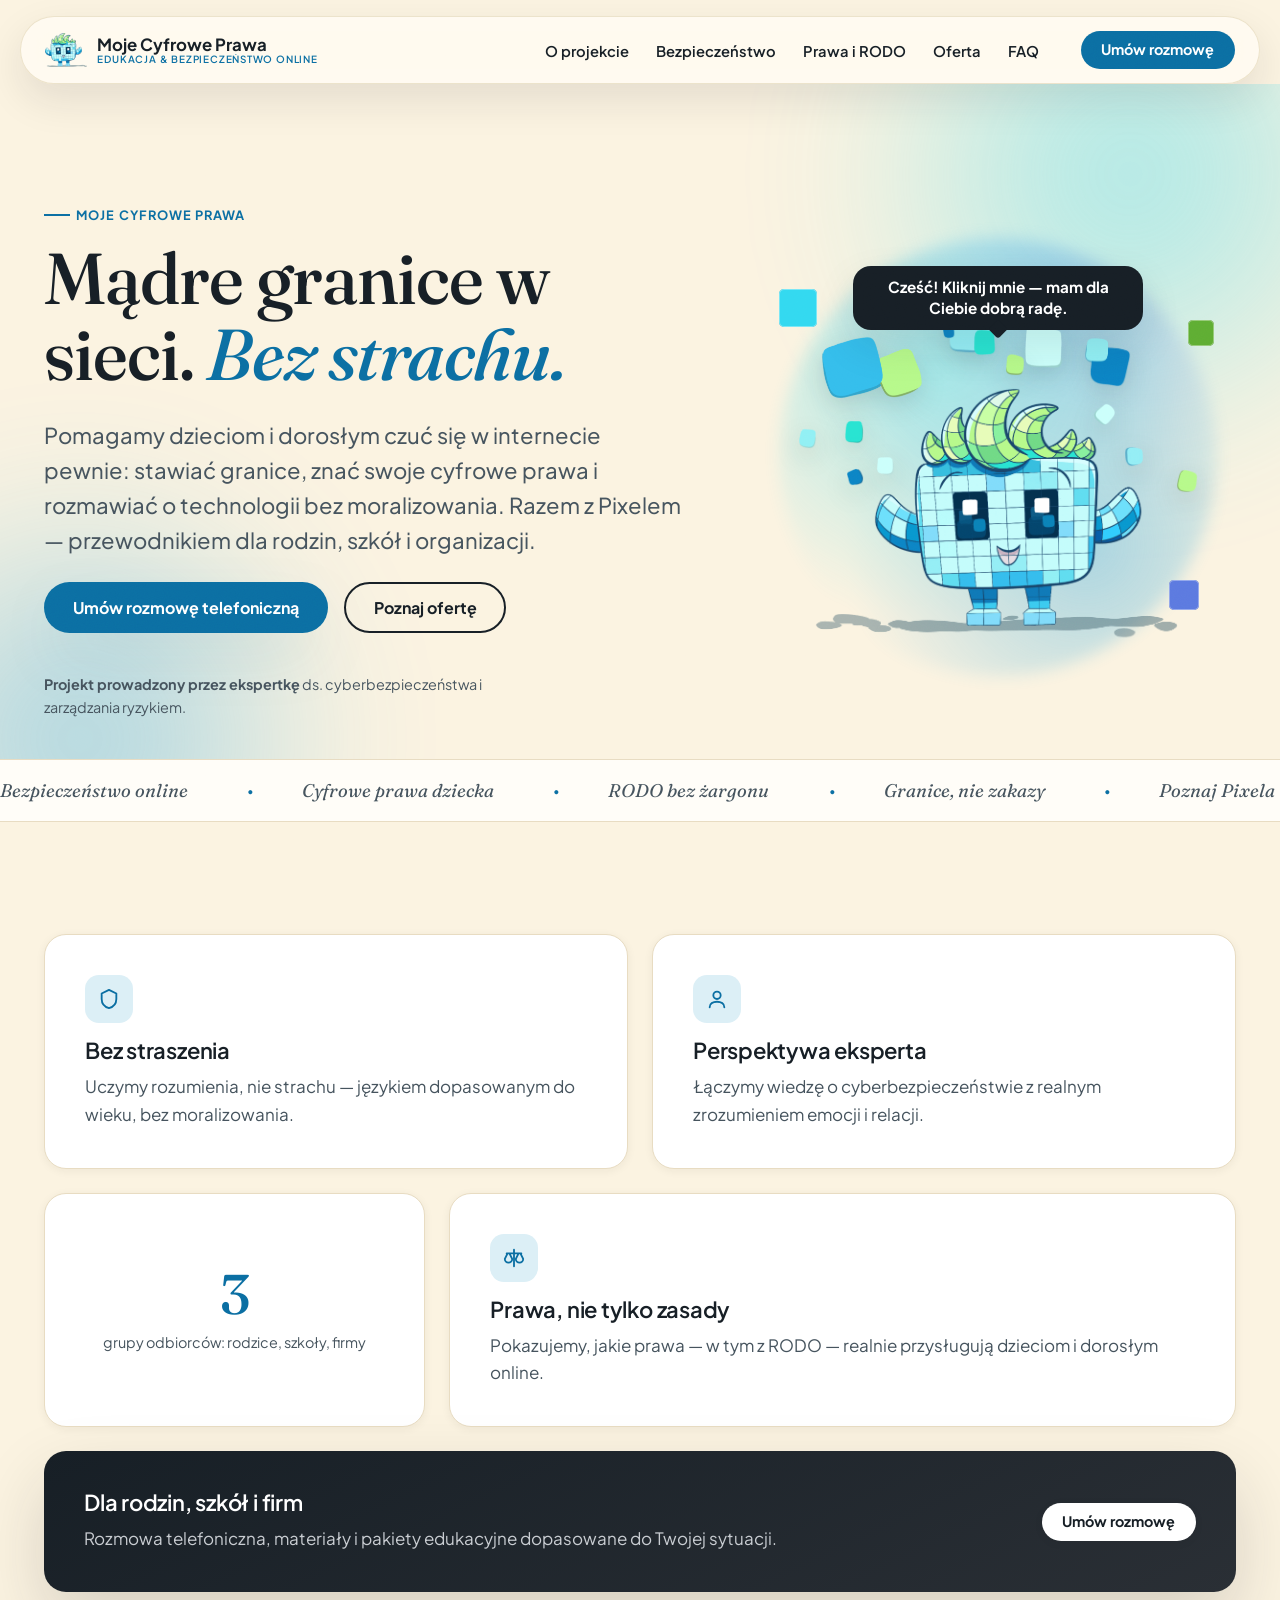
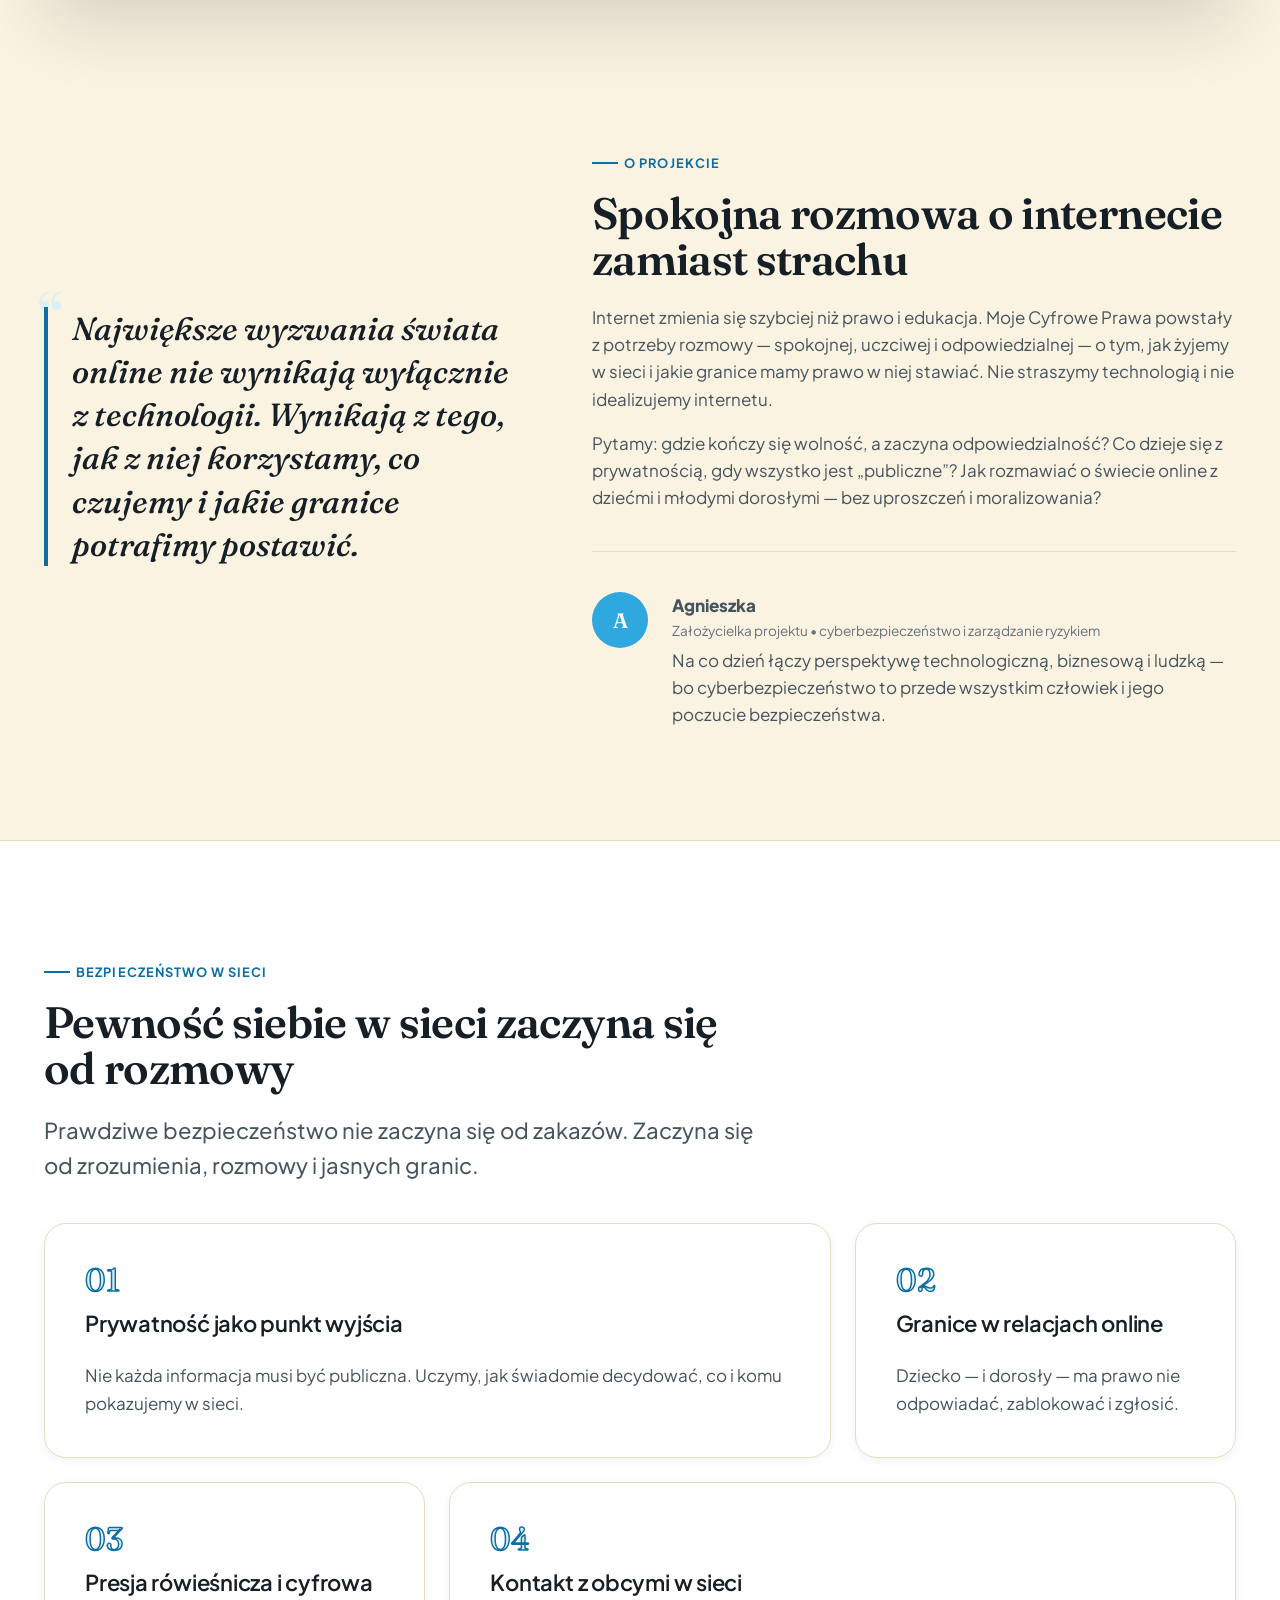
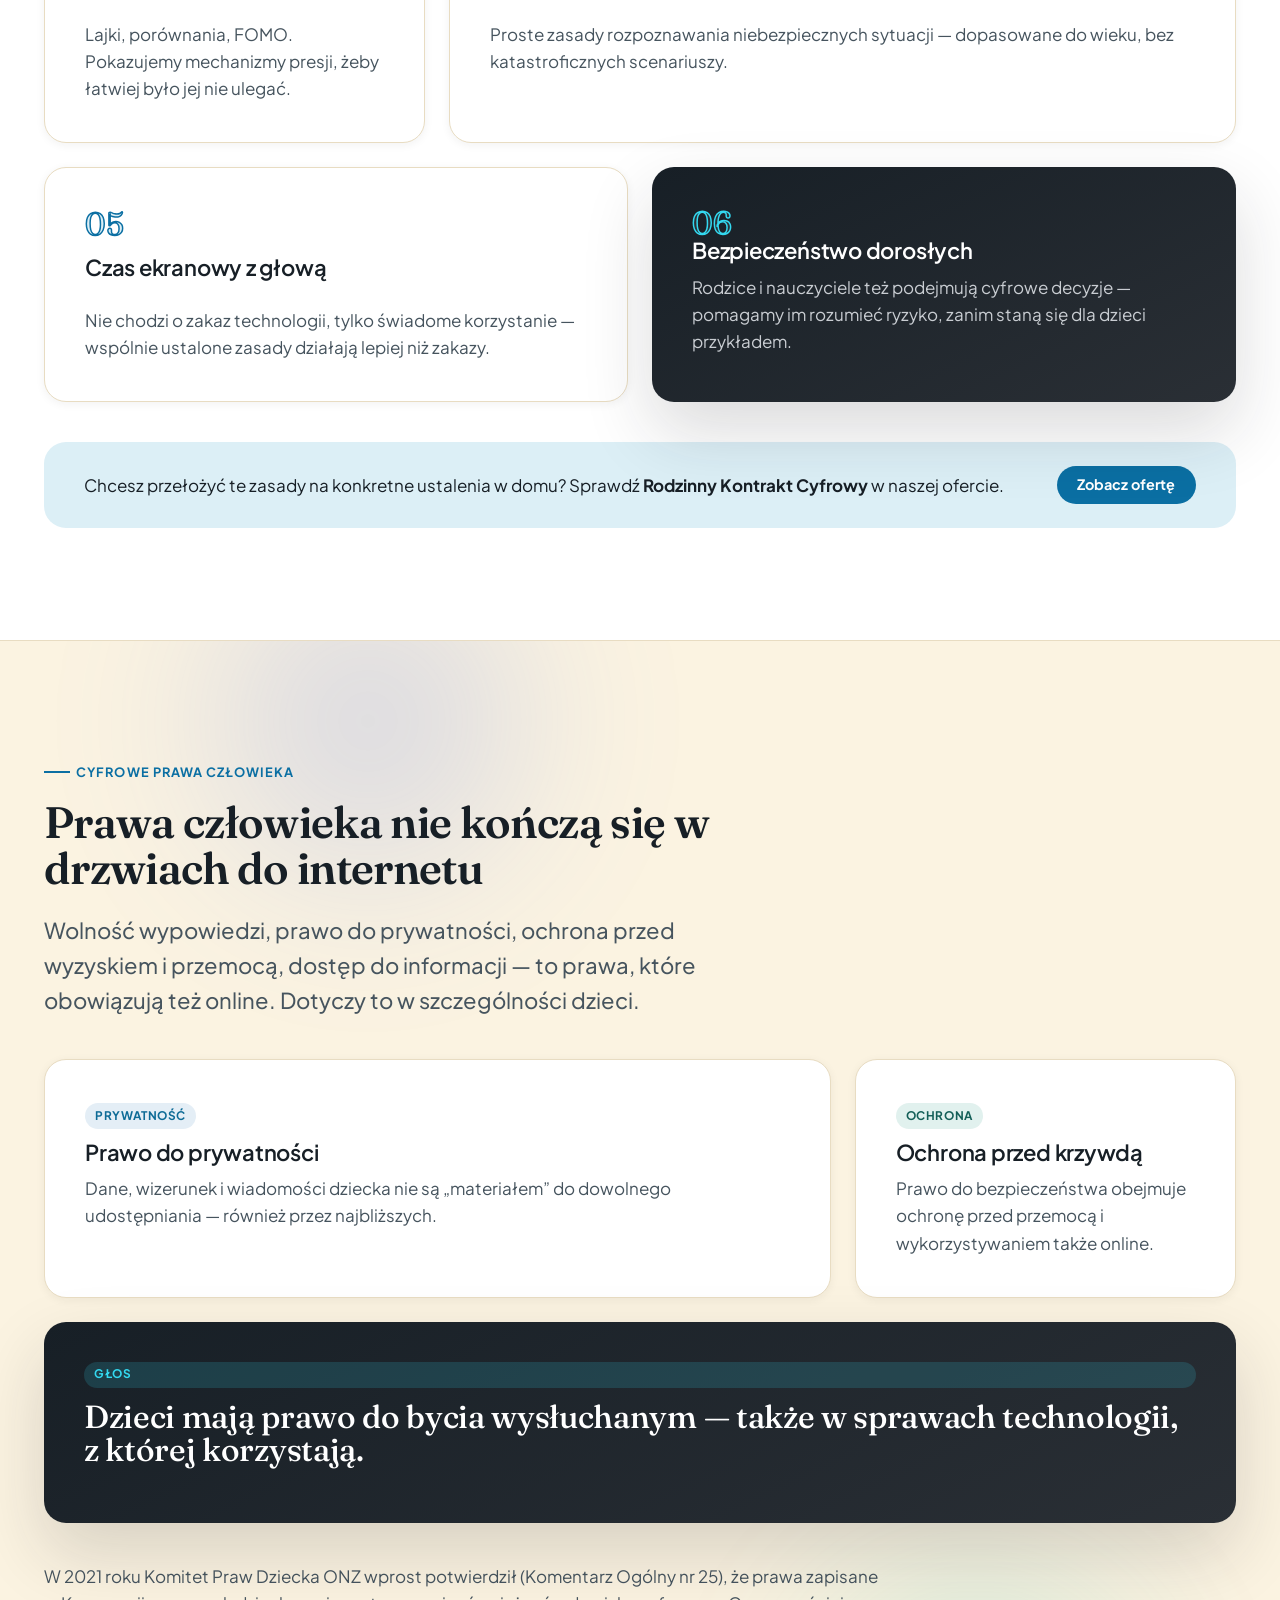
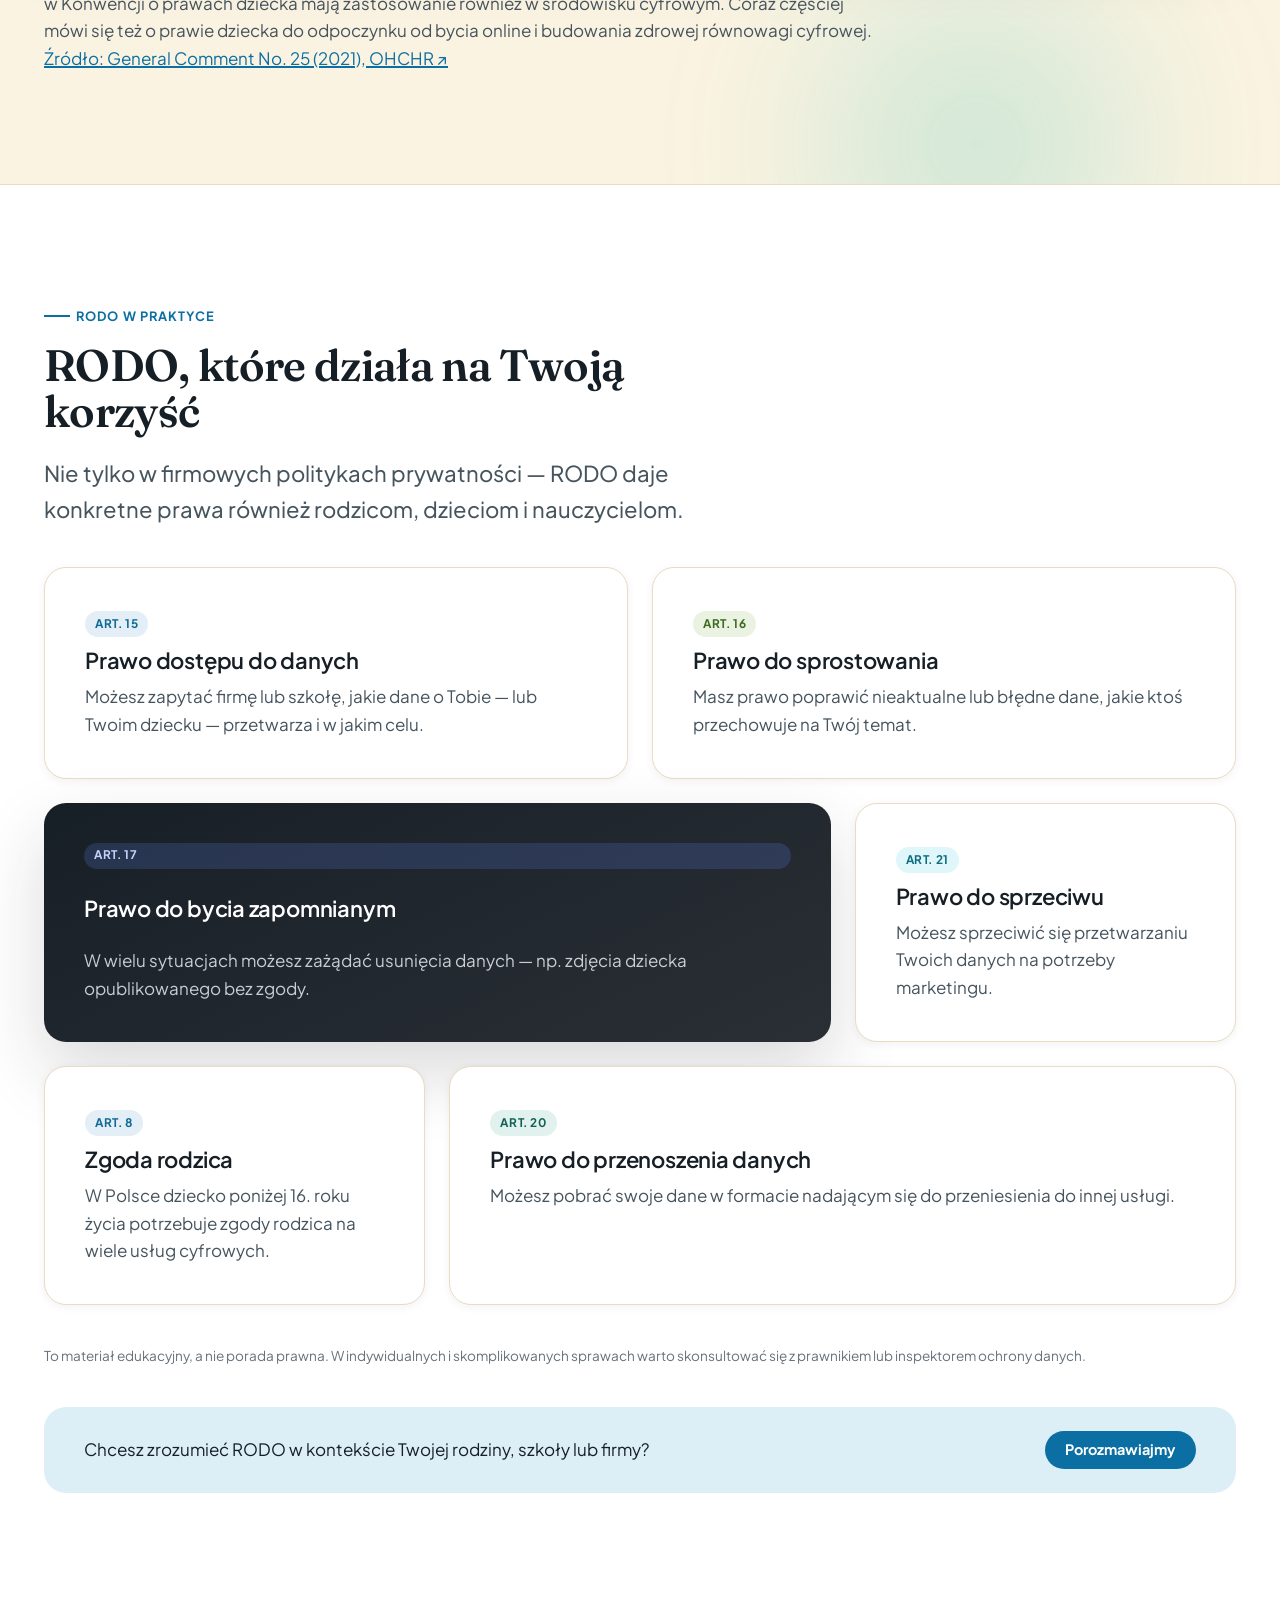
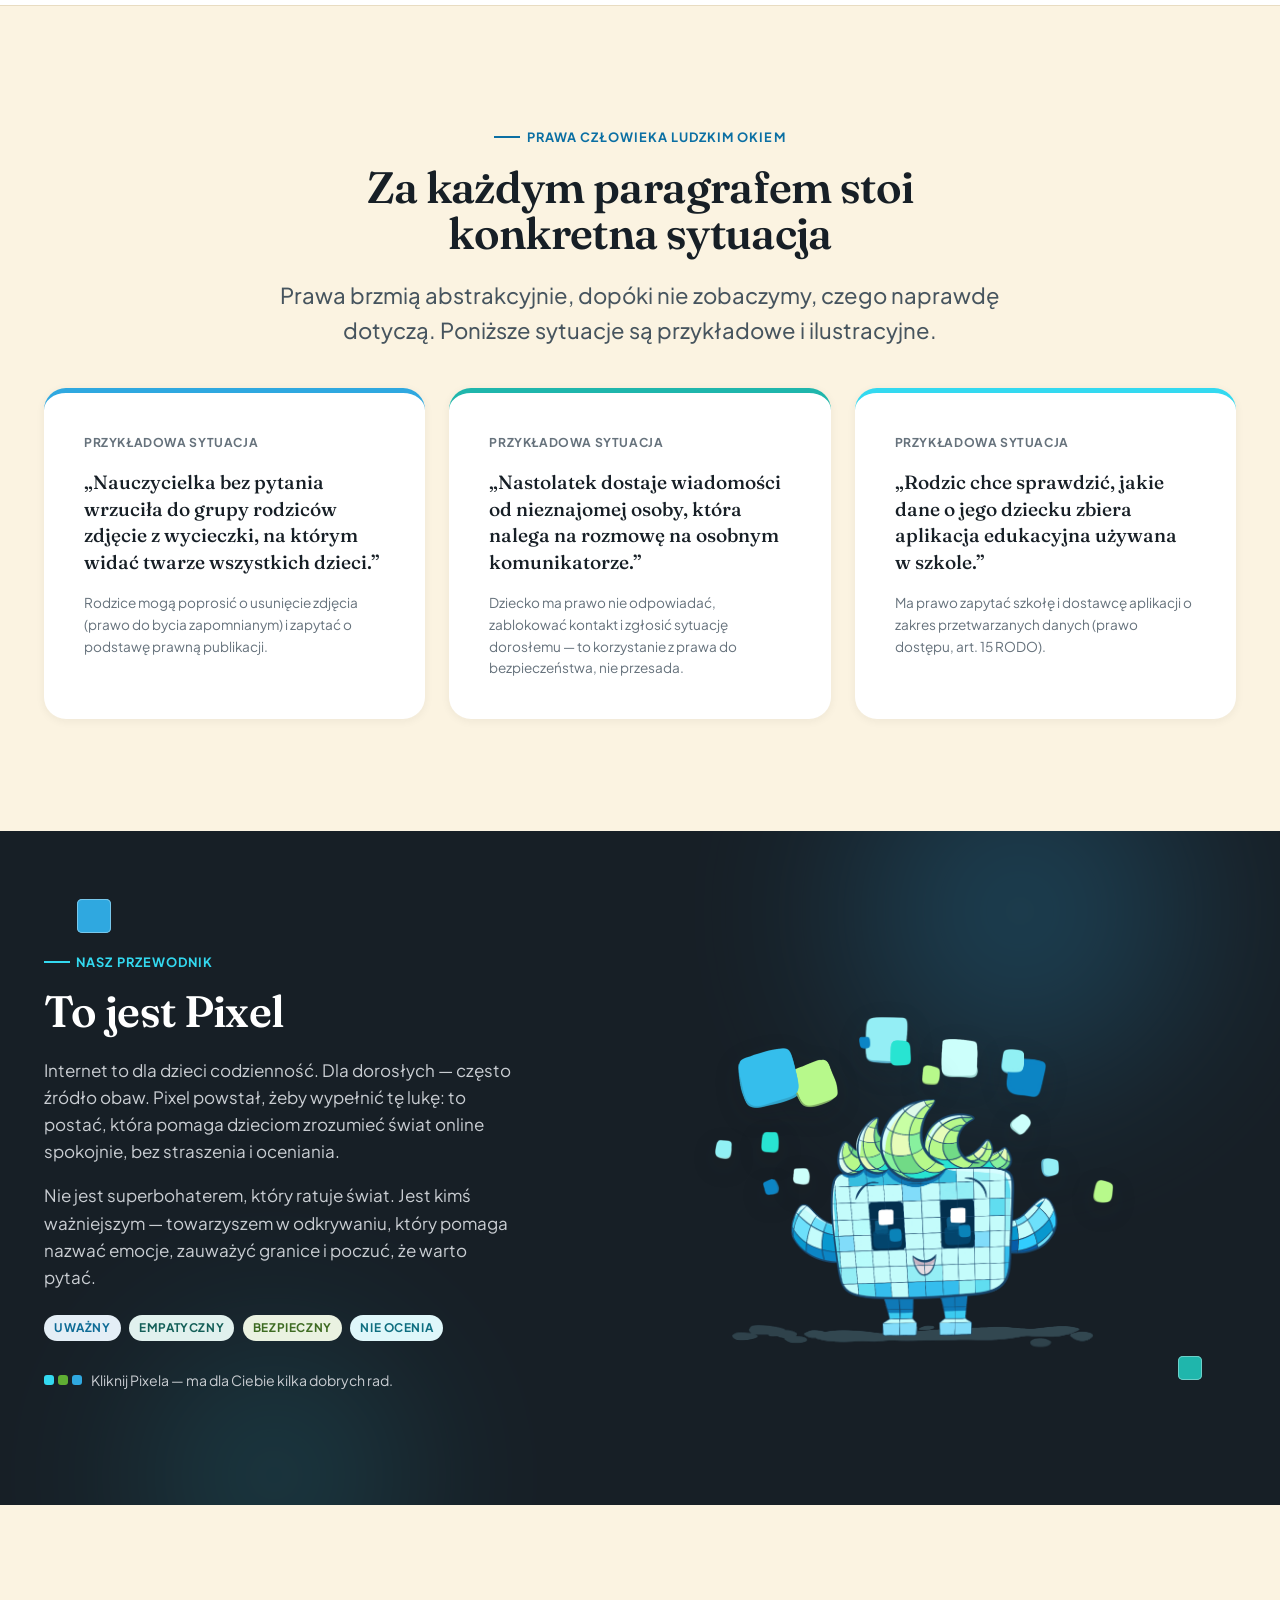
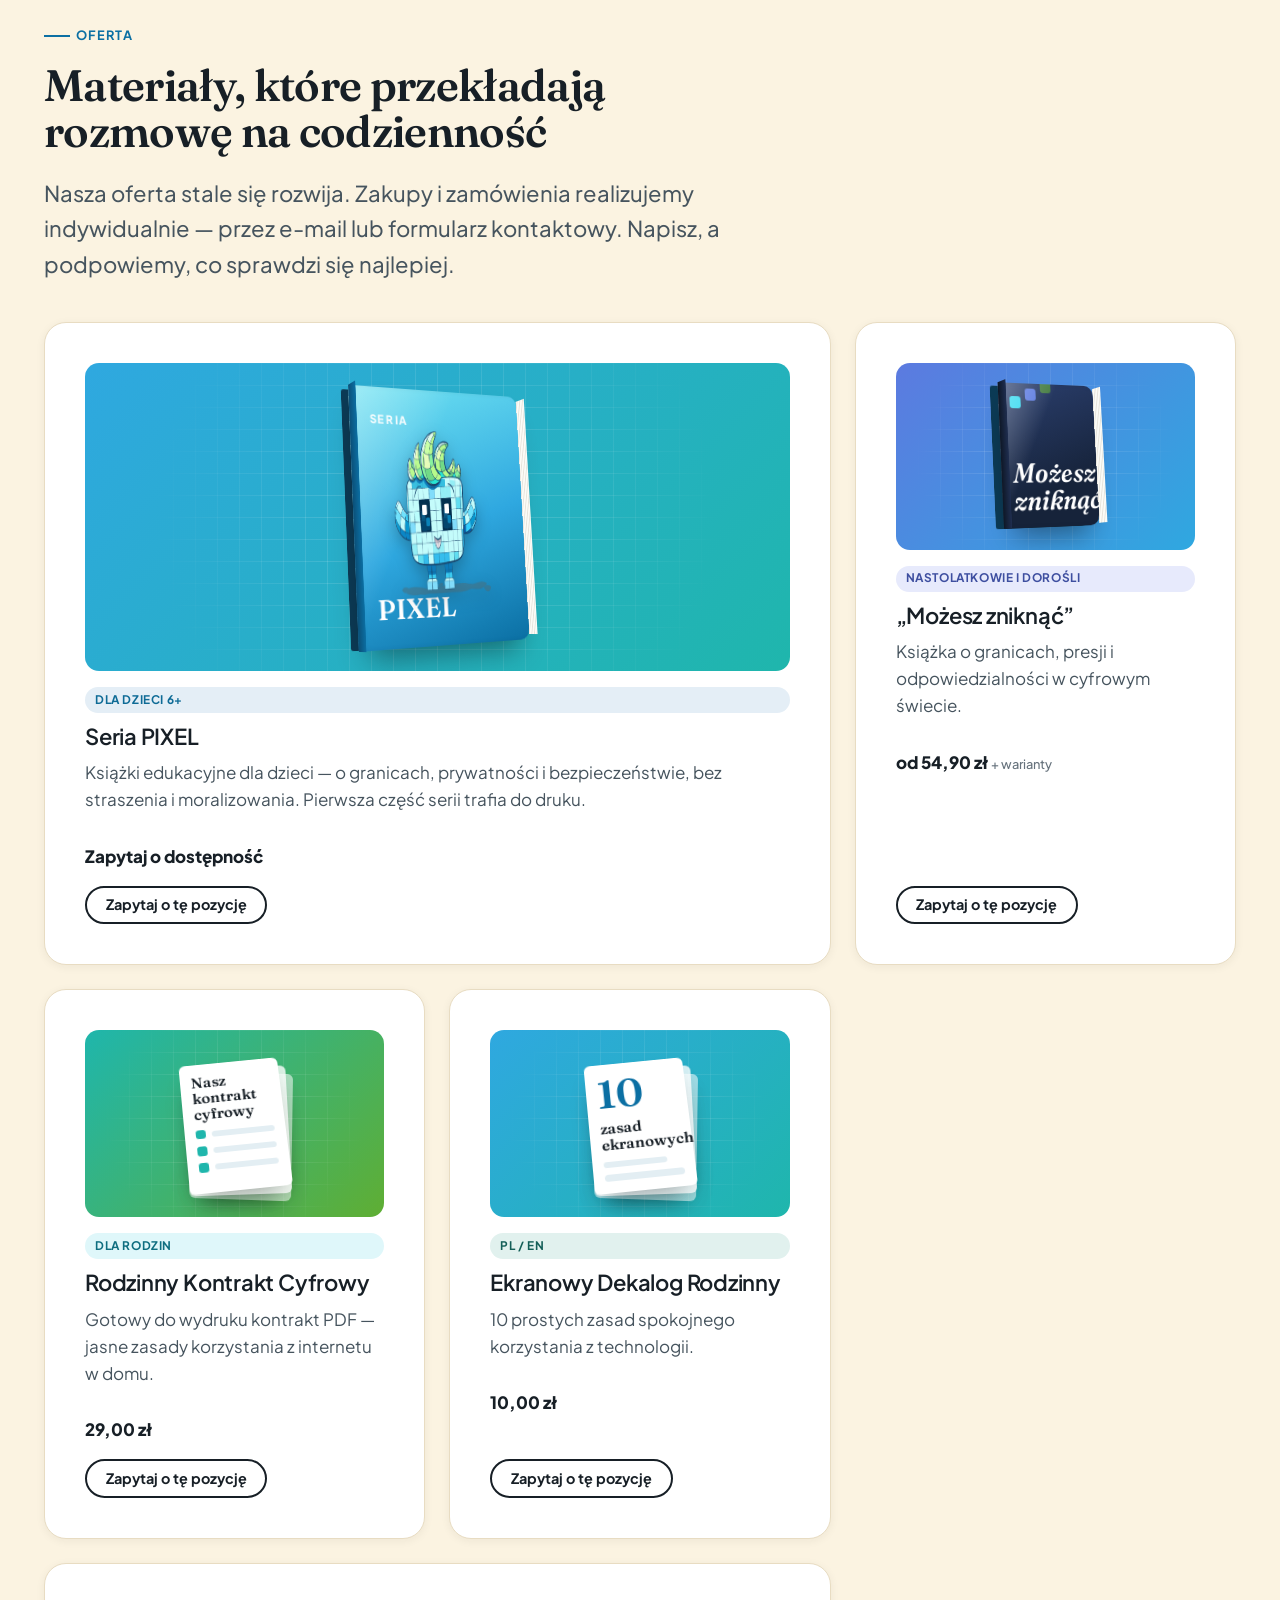
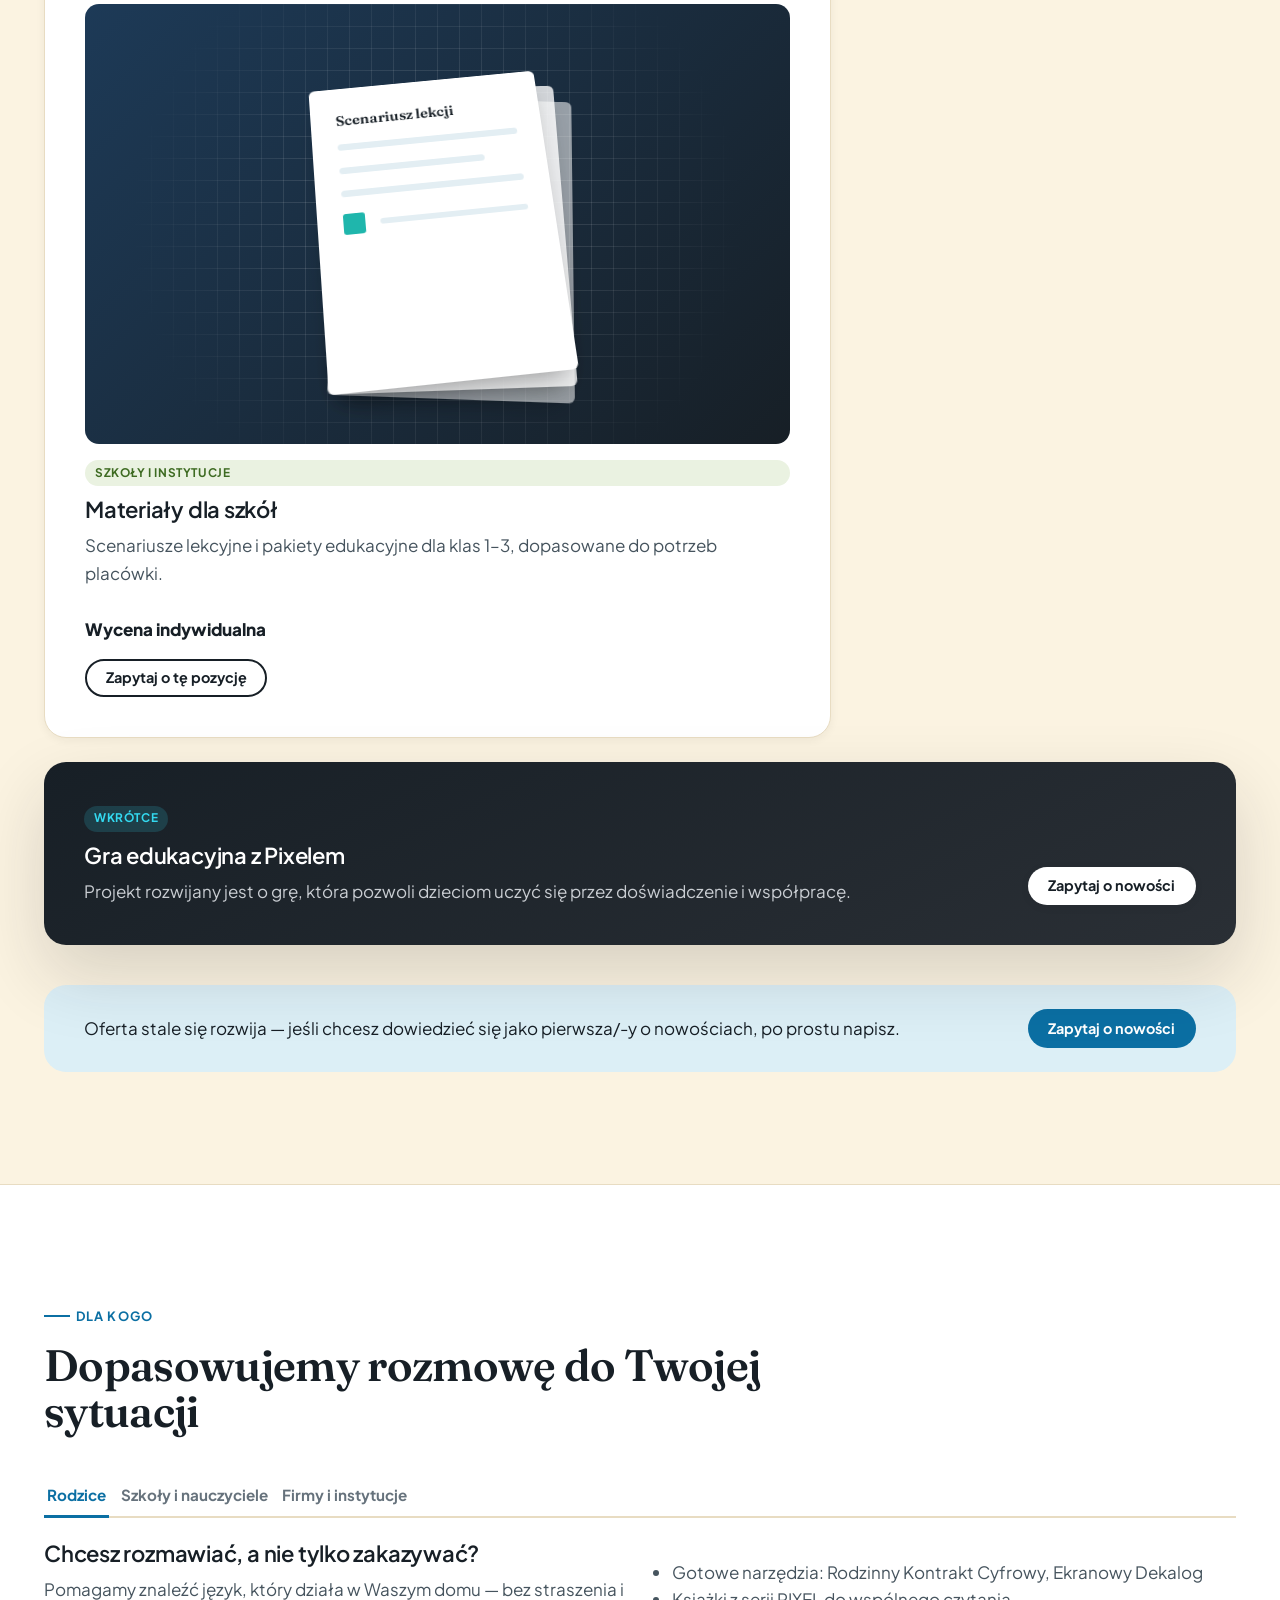
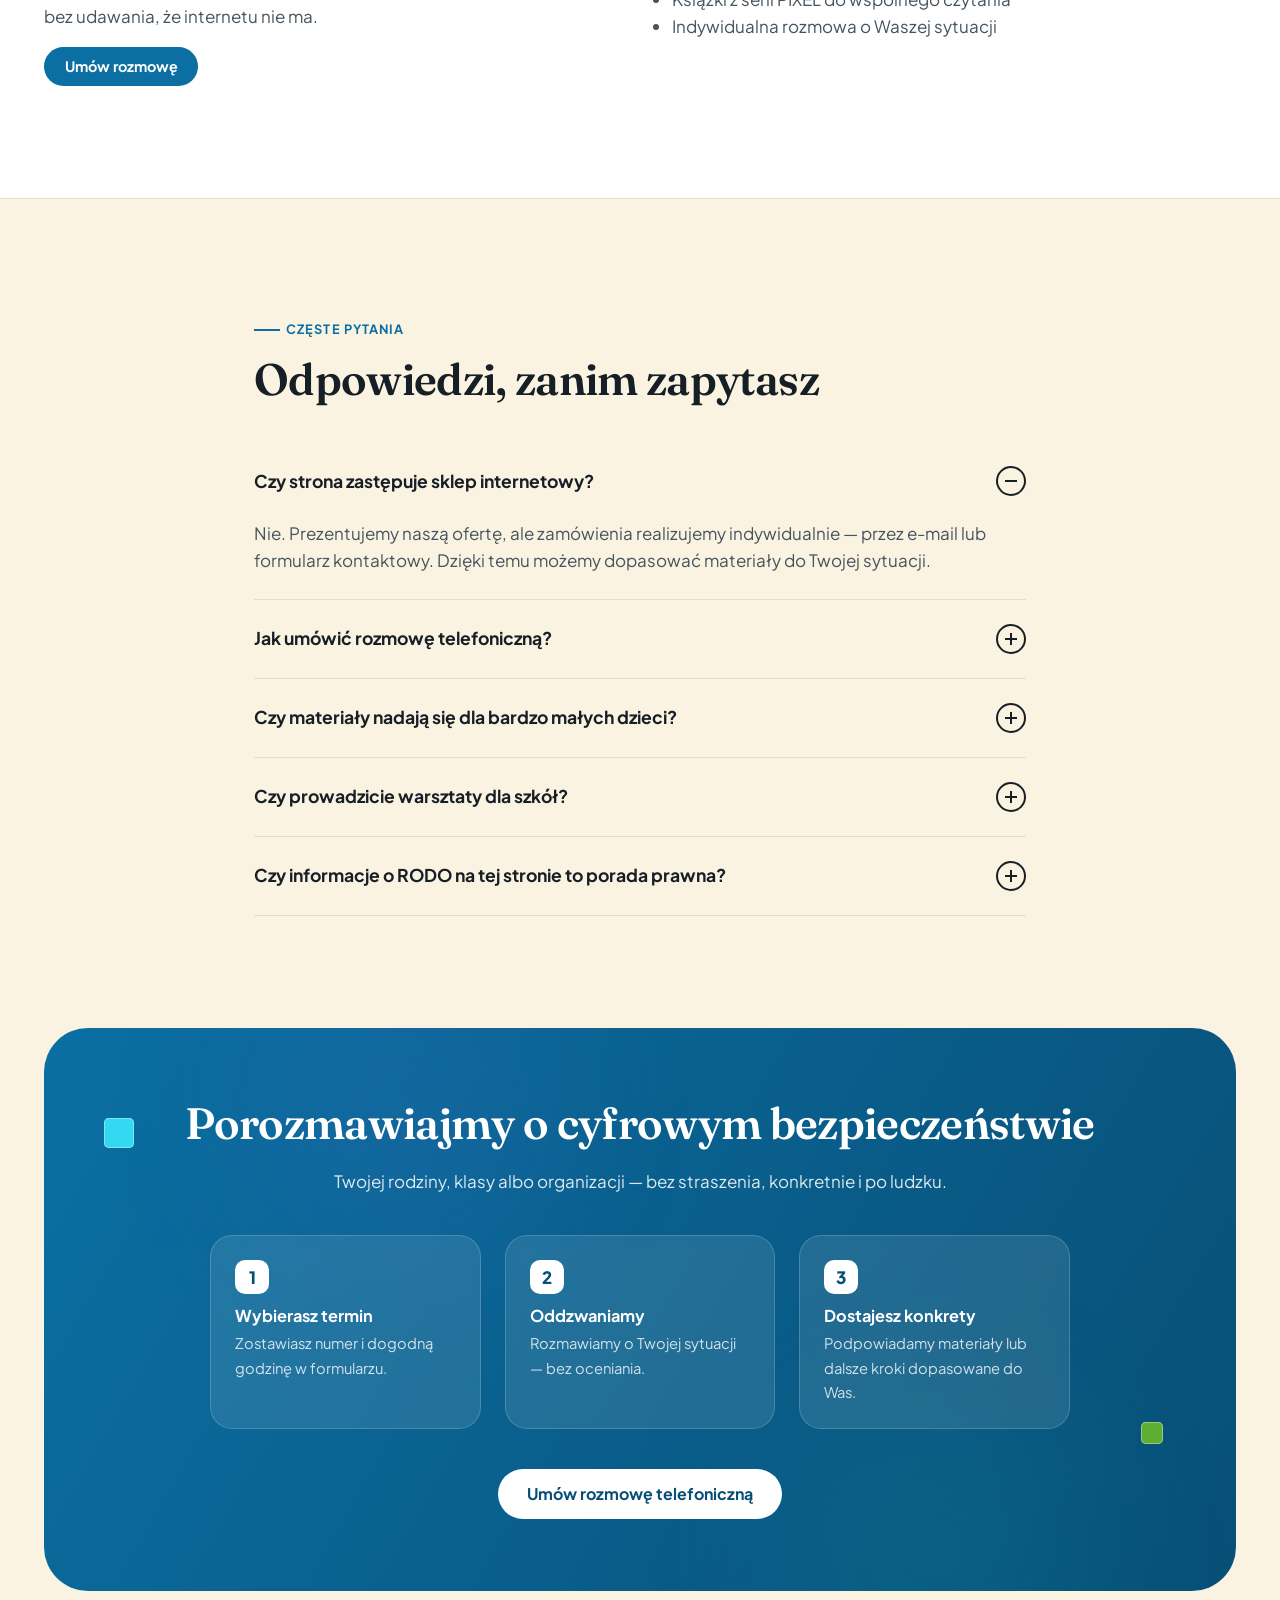
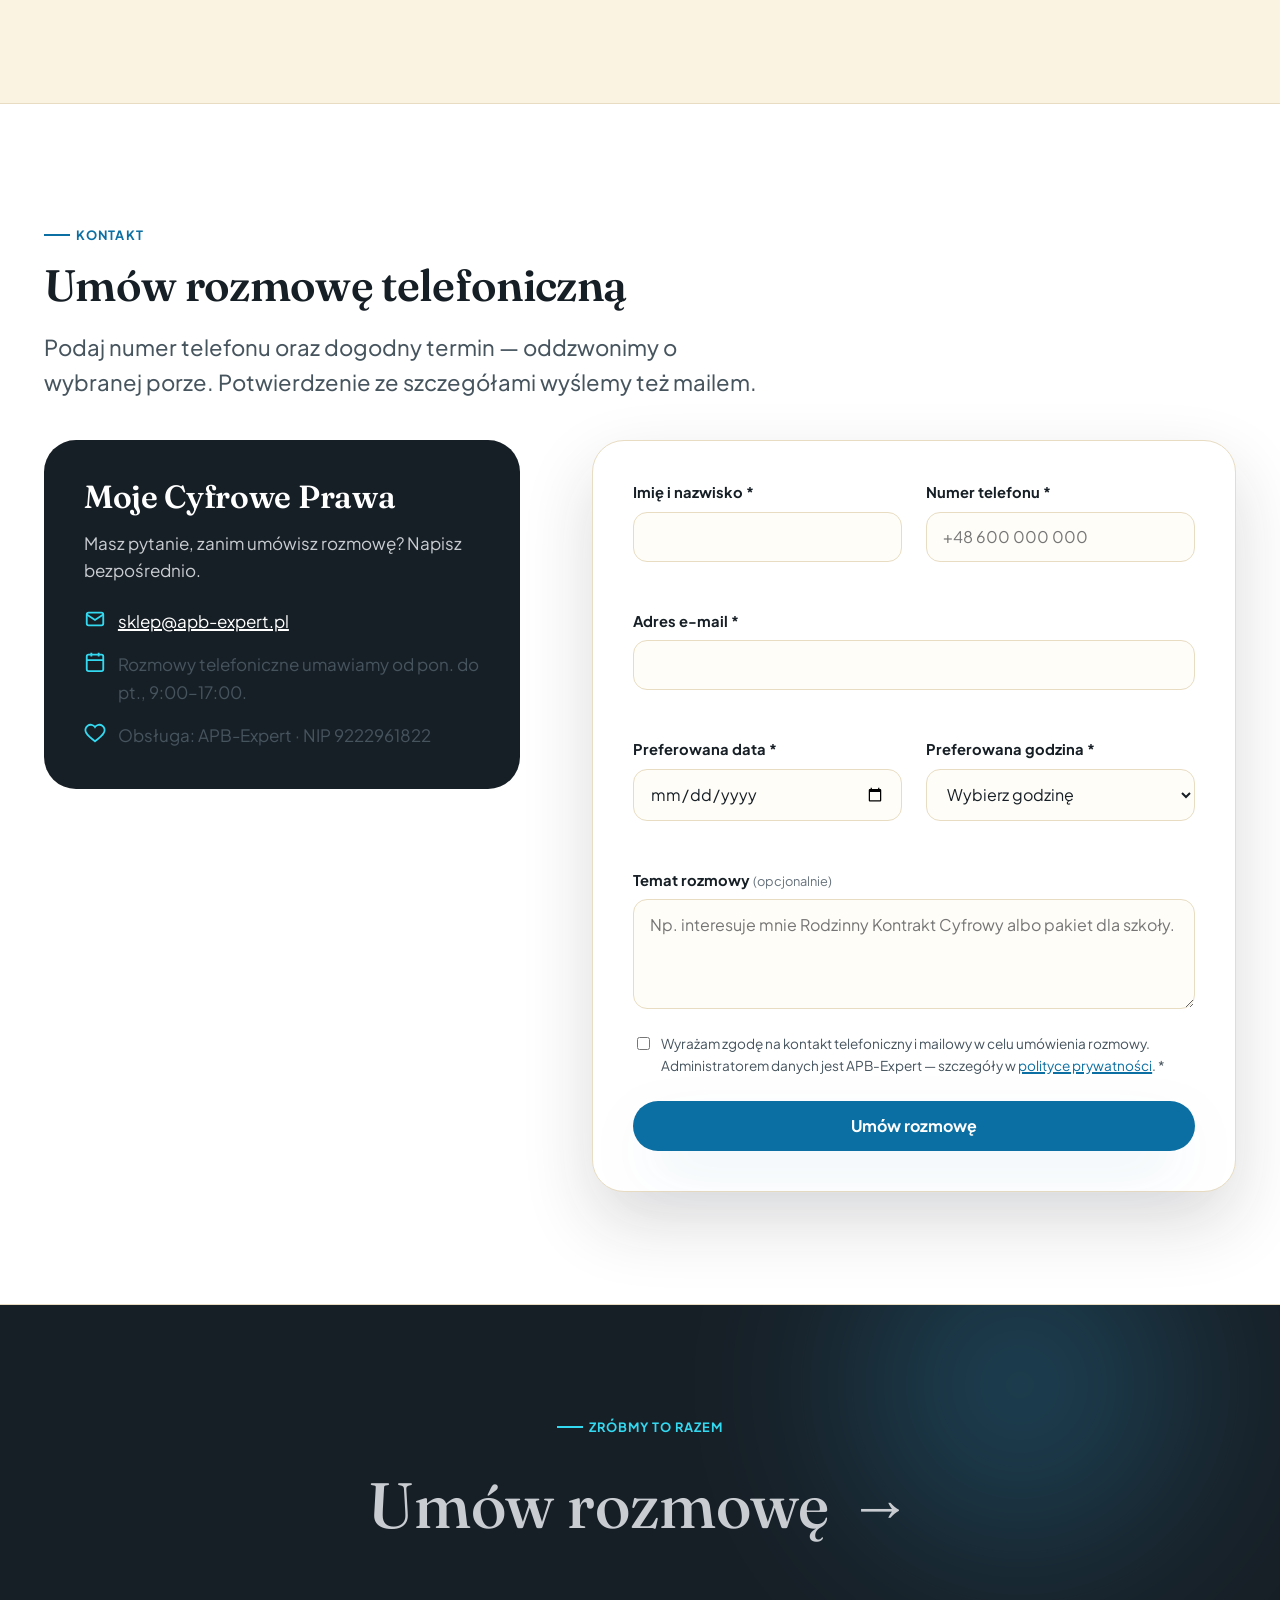
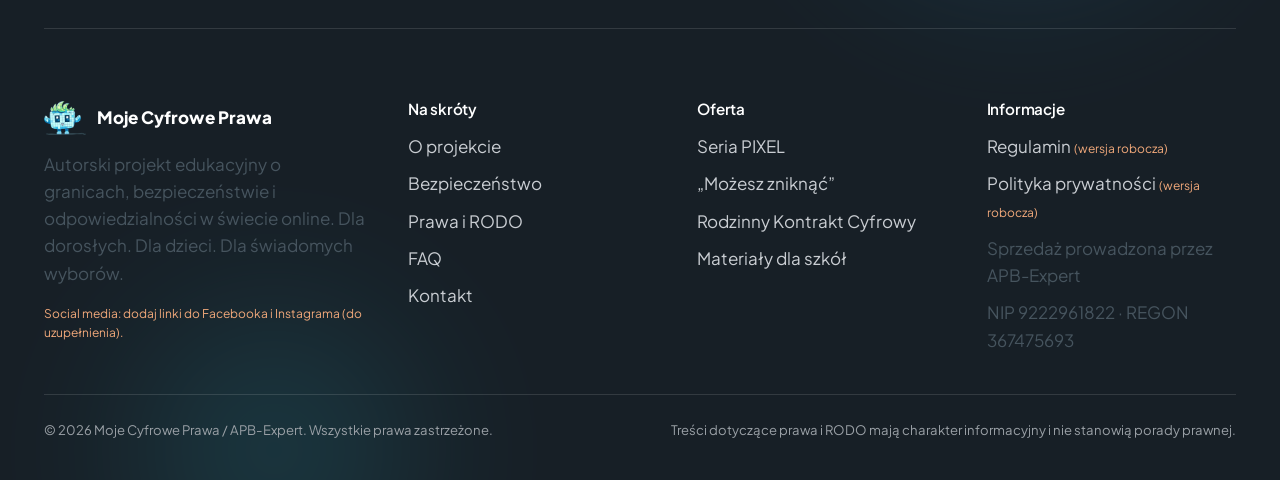
<file: index.html>
<!doctype html>
<html lang="pl">
<head>
<meta charset="UTF-8" />
<meta name="viewport" content="width=device-width, initial-scale=1" />
<title>Moje Cyfrowe Prawa — cyfrowe bezpieczeństwo, prawa człowieka i RODO bez straszenia</title>
<meta name="description" content="Uczymy dzieci i dorosłych cyfrowego bezpieczeństwa, cyfrowych praw człowieka i RODO — bez straszenia i moralizowania. Poznaj Pixela i umów rozmowę telefoniczną." />
<link rel="canonical" href="https://mojecyfroweprawa.pl/" />

<meta property="og:type" content="website" />
<meta property="og:site_name" content="Moje Cyfrowe Prawa" />
<meta property="og:title" content="Moje Cyfrowe Prawa — cyfrowe bezpieczeństwo i prawa człowieka bez straszenia" />
<meta property="og:description" content="Edukacja o bezpieczeństwie online, cyfrowych prawach człowieka i RODO — dla dzieci, rodziców, szkół i firm." />
<meta property="og:url" content="https://mojecyfroweprawa.pl/" />
<meta property="og:locale" content="pl_PL" />
<!-- TODO: dodać og:image (1200×630 px) po przygotowaniu grafiki promocyjnej -->

<link rel="icon" href="assets/img/favicon.svg" type="image/svg+xml" />
<link rel="preconnect" href="https://fonts.googleapis.com" />
<link rel="preconnect" href="https://fonts.gstatic.com" crossorigin />
<link href="https://fonts.googleapis.com/css2?family=Fraunces:ital,opsz,wght@0,9..144,400..600;1,9..144,400..600&family=Plus+Jakarta+Sans:wght@500;600;700;800&display=swap" rel="stylesheet" />
<link rel="stylesheet" href="assets/css/style.css" />

<script type="application/ld+json">
{
  "@context": "https://schema.org",
  "@type": "Organization",
  "name": "Moje Cyfrowe Prawa",
  "url": "https://mojecyfroweprawa.pl/",
  "email": "sklep@apb-expert.pl",
  "description": "Autorski projekt edukacyjny o cyfrowym bezpieczeństwie, cyfrowych prawach człowieka i RODO — dla dzieci, rodziców, szkół i firm.",
  "parentOrganization": { "@type": "Organization", "name": "APB-Expert", "taxID": "9222961822" }
}
</script>
</head>
<body>
<div class="grain-overlay" aria-hidden="true"></div>
<div class="scroll-progress" id="scroll-progress" aria-hidden="true"></div>

<a class="skip-link" href="#content">Przejdź do treści głównej</a>

<header class="site-header">
  <div class="site-header__bar">
    <a class="brand" href="#top">
      <img class="brand__mark" src="assets/img/pixel/pixel-logo.png" alt="" aria-hidden="true" width="480" height="385" decoding="async" />
      <span class="brand__text">
        Moje Cyfrowe Prawa
        <small>Edukacja &amp; bezpieczeństwo online</small>
      </span>
    </a>

    <nav class="nav-desktop" aria-label="Nawigacja główna">
      <ul class="nav-desktop__links">
        <li><a href="#o-projekcie">O projekcie</a></li>
        <li><a href="#bezpieczenstwo">Bezpieczeństwo</a></li>
        <li><a href="#prawa-cyfrowe">Prawa i RODO</a></li>
        <li><a href="#oferta">Oferta</a></li>
        <li><a href="#faq">FAQ</a></li>
      </ul>
      <a class="btn btn--primary btn--sm" href="#kontakt">Umów rozmowę</a>
    </nav>

    <button class="nav-toggle" aria-label="Otwórz menu" aria-expanded="false" aria-controls="nav-mobile">
      <svg viewBox="0 0 24 24" fill="none" stroke="currentColor" stroke-width="2" stroke-linecap="round"><line x1="3" y1="6" x2="21" y2="6"/><line x1="3" y1="12" x2="21" y2="12"/><line x1="3" y1="18" x2="21" y2="18"/></svg>
    </button>
  </div>

  <nav id="nav-mobile" class="nav-mobile" aria-label="Nawigacja mobilna">
    <ul>
      <li><a href="#o-projekcie">O projekcie</a></li>
      <li><a href="#bezpieczenstwo">Bezpieczeństwo</a></li>
      <li><a href="#prawa-cyfrowe">Prawa i RODO</a></li>
      <li><a href="#historie">Ludzkim okiem</a></li>
      <li><a href="#pixel">Poznaj Pixela</a></li>
      <li><a href="#oferta">Oferta</a></li>
      <li><a href="#dla-kogo">Dla kogo</a></li>
      <li><a href="#faq">FAQ</a></li>
    </ul>
    <a class="btn btn--primary btn--block" href="#kontakt">Umów rozmowę telefoniczną</a>
  </nav>
</header>

<main id="content">

  <!-- HERO -->
  <section id="top" class="hero container">
    <div class="mesh mesh--hero" aria-hidden="true"></div>
    <div class="hero__grid">
      <div class="reveal">
        <p class="eyebrow">Moje Cyfrowe Prawa</p>
        <h1>Mądre granice w sieci. <em>Bez strachu.</em></h1>
        <p class="lede">Pomagamy dzieciom i dorosłym czuć się w internecie pewnie: stawiać granice, znać swoje cyfrowe prawa i rozmawiać o technologii bez moralizowania. Razem z Pixelem — przewodnikiem dla rodzin, szkół i organizacji.</p>
        <div class="hero__actions">
          <a class="btn btn--primary" href="#kontakt">Umów rozmowę telefoniczną</a>
          <a class="btn btn--ghost" href="#oferta">Poznaj ofertę</a>
        </div>
        <p class="hero__trust"><strong>Projekt prowadzony przez ekspertkę</strong> ds. cyberbezpieczeństwa i zarządzania ryzykiem.</p>
      </div>

      <div class="hero__visual reveal">
        <div class="hero__blob" aria-hidden="true"></div>
        <div class="cube-field" aria-hidden="true"><span class="cube" style="--s:38px; --x:4%; --y:6%; --t:26s; --delay:-3s; --c:var(--color-accent-yellow);"><i></i><i></i><i></i><i></i><i></i><i></i></span><span class="cube cube--desktop" style="--s:26px; --x:90%; --y:14%; --t:20s; --delay:-9s; --c:var(--color-accent-green);"><i></i><i></i><i></i><i></i><i></i><i></i></span><span class="cube" style="--s:30px; --x:86%; --y:82%; --t:30s; --delay:-14s; --c:var(--color-accent-pink);"><i></i><i></i><i></i><i></i><i></i><i></i></span></div>
        <div class="pixel-wrap" data-pixel data-pixel-hint>
          <button type="button" class="pixel-stage" aria-label="Pixel, maskotka projektu. Kliknij, żeby Pixel coś Ci powiedział.">
            <span class="pixel-stage__char" style="left:22.965%; top:31.85%; width:66.232%;">
              <span class="pixel-stage__hop">
                <img class="pixel-stage__body" src="assets/img/pixel/pixel-body.png" width="1269" height="1019" alt="" loading="eager" fetchpriority="high" decoding="async" />
                <img class="pixel-stage__blink" src="assets/img/pixel/pixel-body-blink.png" width="1269" height="1019" alt="" loading="lazy" decoding="async" />
              </span>
            </span>
            <img class="pixel-stage__tile" src="assets/img/pixel/tile-01.png" width="227" height="210" alt="" style="left:37.787%; top:10.408%; width:11.848%; --dur:4.2s; --delay:-0.0s; --rot:3deg; --d:26;" loading="eager" decoding="async" />
            <img class="pixel-stage__tile" src="assets/img/pixel/tile-02.png" width="160" height="174" alt="" style="left:55.741%; top:15.987%; width:8.351%; --dur:4.55s; --delay:-0.37s; --rot:-4deg; --d:18;" loading="eager" decoding="async" />
            <img class="pixel-stage__tile" src="assets/img/pixel/tile-03.png" width="400" height="247" alt="" style="left:11.587%; top:18.307%; width:22.129%; --dur:4.9s; --delay:-0.74s; --rot:5deg; --d:32;" loading="eager" decoding="async" />
            <img class="pixel-stage__tile" src="assets/img/pixel/tile-04.png" width="194" height="209" alt="" style="left:68.737%; top:18.558%; width:10.125%; --dur:5.25s; --delay:-1.11s; --rot:-3deg; --d:22;" loading="eager" decoding="async" />
            <img class="pixel-stage__tile" src="assets/img/pixel/tile-05.png" width="86" height="94" alt="" style="left:51.461%; top:22.759%; width:4.489%; --dur:5.6s; --delay:-1.48s; --rot:4deg; --d:12;" loading="eager" decoding="async" />
            <img class="pixel-stage__tile" src="assets/img/pixel/tile-06.png" width="94" height="95" alt="" style="left:70.668%; top:35.737%; width:4.906%; --dur:4.2s; --delay:-1.85s; --rot:-5deg; --d:14;" loading="eager" decoding="async" />
            <img class="pixel-stage__tile" src="assets/img/pixel/tile-07.png" width="85" height="97" alt="" style="left:16.441%; top:40.313%; width:4.436%; --dur:4.55s; --delay:-2.22s; --rot:3deg; --d:12;" loading="eager" decoding="async" />
            <img class="pixel-stage__tile" src="assets/img/pixel/tile-08.png" width="80" height="87" alt="" style="left:6.576%; top:42.445%; width:4.175%; --dur:4.9s; --delay:-2.59s; --rot:-4deg; --d:10;" loading="eager" decoding="async" />
            <img class="pixel-stage__tile" src="assets/img/pixel/tile-09.png" width="84" height="88" alt="" style="left:77.401%; top:47.022%; width:4.384%; --dur:5.25s; --delay:-2.96s; --rot:5deg; --d:14;" loading="eager" decoding="async" />
            <img class="pixel-stage__tile" src="assets/img/pixel/tile-10.png" width="77" height="82" alt="" style="left:23.486%; top:49.655%; width:4.019%; --dur:5.6s; --delay:-3.33s; --rot:-3deg; --d:10;" loading="eager" decoding="async" />
            <img class="pixel-stage__tile" src="assets/img/pixel/tile-11.png" width="79" height="75" alt="" style="left:16.858%; top:52.727%; width:4.123%; --dur:4.2s; --delay:-3.7s; --rot:4deg; --d:12;" loading="eager" decoding="async" />
            <img class="pixel-stage__tile" src="assets/img/pixel/tile-12.png" width="91" height="101" alt="" style="left:88.674%; top:52.978%; width:4.749%; --dur:4.55s; --delay:-4.07s; --rot:-5deg; --d:16;" loading="eager" decoding="async" />
            <img class="pixel-stage__puddle" src="assets/img/pixel/puddle-1.png" width="322" height="85" alt="" style="left:10.125%; top:90.658%; width:16.806%;" loading="eager" decoding="async" />
            <img class="pixel-stage__puddle" src="assets/img/pixel/puddle-2.png" width="98" height="46" alt="" style="left:74.896%; top:94.232%; width:5.115%;" loading="eager" decoding="async" />
          </button>
          <p class="pixel-bubble" aria-live="polite"></p>
        </div>
      </div>
    </div>
  </section>

  <!-- MARQUEE -->
  <div class="marquee" aria-hidden="true">
    <div class="marquee__track">
      <span>Bezpieczeństwo online</span><span>Cyfrowe prawa dziecka</span><span>RODO bez żargonu</span><span>Granice, nie zakazy</span><span>Poznaj Pixela</span>
      <span>Bezpieczeństwo online</span><span>Cyfrowe prawa dziecka</span><span>RODO bez żargonu</span><span>Granice, nie zakazy</span><span>Poznaj Pixela</span>
    </div>
  </div>

  <!-- PASEK WARTOŚCI — BENTO -->
  <div class="container section-pad" style="padding-bottom: var(--space-l);">
    <div class="bento">
      <div class="card bento-span-3 reveal">
        <div class="card__icon"><svg width="22" height="22" viewBox="0 0 24 24" fill="none" stroke="currentColor" stroke-width="2" stroke-linecap="round" stroke-linejoin="round"><path d="M12 2 4 6v6c0 5 3.4 8.7 8 10 4.6-1.3 8-5 8-10V6l-8-4Z"/></svg></div>
        <h3>Bez straszenia</h3>
        <p>Uczymy rozumienia, nie strachu — językiem dopasowanym do wieku, bez moralizowania.</p>
      </div>
      <div class="card bento-span-3 reveal">
        <div class="card__icon"><svg width="22" height="22" viewBox="0 0 24 24" fill="none" stroke="currentColor" stroke-width="2" stroke-linecap="round" stroke-linejoin="round"><circle cx="12" cy="8" r="4"/><path d="M4 21c0-4 3.6-6 8-6s8 2 8 6"/></svg></div>
        <h3>Perspektywa eksperta</h3>
        <p>Łączymy wiedzę o cyberbezpieczeństwie z realnym zrozumieniem emocji i relacji.</p>
      </div>
      <div class="card card--stat bento-span-2 reveal">
        <div class="stat-num">3</div>
        <div class="stat-label">grupy odbiorców: rodzice, szkoły, firmy</div>
      </div>
      <div class="card bento-span-4 reveal">
        <div class="card__icon"><svg width="22" height="22" viewBox="0 0 24 24" fill="none" stroke="currentColor" stroke-width="2" stroke-linecap="round" stroke-linejoin="round"><path d="M12 3v18M5 7l-3 6a4 4 0 0 0 8 0L7 7Zm12 0-3 6a4 4 0 0 0 8 0l-3-6ZM4 7h16"/></svg></div>
        <h3>Prawa, nie tylko zasady</h3>
        <p>Pokazujemy, jakie prawa — w tym z RODO — realnie przysługują dzieciom i dorosłym online.</p>
      </div>
      <div class="card card--feature bento-span-6 reveal" style="flex-direction: row; align-items: center; justify-content: space-between; gap: var(--space-m); flex-wrap: wrap;">
        <div>
          <h3>Dla rodzin, szkół i firm</h3>
          <p>Rozmowa telefoniczna, materiały i pakiety edukacyjne dopasowane do Twojej sytuacji.</p>
        </div>
        <a class="btn btn--light btn--sm" href="#kontakt">Umów rozmowę</a>
      </div>
    </div>
  </div>

  <!-- O PROJEKCIE / MISJA -->
  <section id="o-projekcie" class="section-pad">
    <div class="container mission">
      <div class="reveal">
        <p class="pull-quote">Największe wyzwania świata online nie wynikają wyłącznie z technologii. Wynikają z tego, jak z niej korzystamy, co czujemy i jakie granice potrafimy postawić.</p>
      </div>
      <div class="reveal">
        <p class="eyebrow">O projekcie</p>
        <h2>Spokojna rozmowa o internecie zamiast strachu</h2>
        <p>Internet zmienia się szybciej niż prawo i edukacja. Moje Cyfrowe Prawa powstały z potrzeby rozmowy — spokojnej, uczciwej i odpowiedzialnej — o tym, jak żyjemy w sieci i jakie granice mamy prawo w niej stawiać. Nie straszymy technologią i nie idealizujemy internetu.</p>
        <p>Pytamy: gdzie kończy się wolność, a zaczyna odpowiedzialność? Co dzieje się z prywatnością, gdy wszystko jest „publiczne”? Jak rozmawiać o świecie online z dziećmi i młodymi dorosłymi — bez uproszczeń i moralizowania?</p>
        <div class="founder">
          <div class="founder__avatar" aria-hidden="true">A</div>
          <div>
            <p class="founder__name">Agnieszka</p>
            <p class="founder__role">Założycielka projektu • cyberbezpieczeństwo i zarządzanie ryzykiem</p>
            <p>Na co dzień łączy perspektywę technologiczną, biznesową i ludzką — bo cyberbezpieczeństwo to przede wszystkim człowiek i jego poczucie bezpieczeństwa.</p>
          </div>
        </div>
      </div>
    </div>
  </section>

  <!-- BEZPIECZEŃSTWO — BENTO -->
  <section id="bezpieczenstwo" class="section-pad section--alt">
    <div class="container">
      <div class="section-head reveal">
        <p class="eyebrow">Bezpieczeństwo w sieci</p>
        <h2>Pewność siebie w sieci zaczyna się od rozmowy</h2>
        <p class="lede">Prawdziwe bezpieczeństwo nie zaczyna się od zakazów. Zaczyna się od zrozumienia, rozmowy i jasnych granic.</p>
      </div>

      <div class="bento">
        <div class="card bento-span-4 reveal tip-card">
          <div class="tip-card__num">01</div>
          <h3>Prywatność jako punkt wyjścia</h3>
          <p>Nie każda informacja musi być publiczna. Uczymy, jak świadomie decydować, co i komu pokazujemy w sieci.</p>
        </div>
        <div class="card bento-span-2 reveal tip-card">
          <div class="tip-card__num">02</div>
          <h3>Granice w relacjach online</h3>
          <p>Dziecko — i dorosły — ma prawo nie odpowiadać, zablokować i zgłosić.</p>
        </div>
        <div class="card bento-span-2 reveal tip-card">
          <div class="tip-card__num">03</div>
          <h3>Presja rówieśnicza i cyfrowa</h3>
          <p>Lajki, porównania, FOMO. Pokazujemy mechanizmy presji, żeby łatwiej było jej nie ulegać.</p>
        </div>
        <div class="card bento-span-4 reveal tip-card">
          <div class="tip-card__num">04</div>
          <h3>Kontakt z obcymi w sieci</h3>
          <p>Proste zasady rozpoznawania niebezpiecznych sytuacji — dopasowane do wieku, bez katastroficznych scenariuszy.</p>
        </div>
        <div class="card bento-span-3 reveal tip-card">
          <div class="tip-card__num">05</div>
          <h3>Czas ekranowy z głową</h3>
          <p>Nie chodzi o zakaz technologii, tylko świadome korzystanie — wspólnie ustalone zasady działają lepiej niż zakazy.</p>
        </div>
        <div class="card card--feature bento-span-3 reveal tip-card">
          <div>
            <div class="tip-card__num">06</div>
            <h3>Bezpieczeństwo dorosłych</h3>
            <p>Rodzice i nauczyciele też podejmują cyfrowe decyzje — pomagamy im rozumieć ryzyko, zanim staną się dla dzieci przykładem.</p>
          </div>
        </div>
      </div>

      <div class="offer-note reveal">
        <p>Chcesz przełożyć te zasady na konkretne ustalenia w domu? Sprawdź <strong>Rodzinny Kontrakt Cyfrowy</strong> w naszej ofercie.</p>
        <a class="btn btn--primary btn--sm" href="#oferta">Zobacz ofertę</a>
      </div>
    </div>
  </section>

  <!-- CYFROWE PRAWA CZŁOWIEKA -->
  <section id="prawa-cyfrowe" class="section-pad">
    <div class="mesh mesh--soft" aria-hidden="true"></div>
    <div class="container" style="position:relative; z-index:1;">
      <div class="section-head reveal">
        <p class="eyebrow">Cyfrowe prawa człowieka</p>
        <h2>Prawa człowieka nie kończą się w drzwiach do internetu</h2>
        <p class="lede">Wolność wypowiedzi, prawo do prywatności, ochrona przed wyzyskiem i przemocą, dostęp do informacji — to prawa, które obowiązują też online. Dotyczy to w szczególności dzieci.</p>
      </div>

      <div class="bento">
        <div class="card bento-span-4 reveal">
          <span class="tag tag--blue">Prywatność</span>
          <h3>Prawo do prywatności</h3>
          <p>Dane, wizerunek i wiadomości dziecka nie są „materiałem” do dowolnego udostępniania — również przez najbliższych.</p>
        </div>
        <div class="card bento-span-2 reveal">
          <span class="tag tag--teal">Ochrona</span>
          <h3>Ochrona przed krzywdą</h3>
          <p>Prawo do bezpieczeństwa obejmuje ochronę przed przemocą i wykorzystywaniem także online.</p>
        </div>
        <div class="card card--feature bento-span-6 reveal">
          <span class="tag" style="background: rgba(51,217,240,.16); color: var(--color-accent-yellow);">Głos</span>
          <h3 style="font-family: var(--font-display); font-size: var(--step-2); font-weight: 500;">Dzieci mają prawo do bycia wysłuchanym — także w sprawach technologii, z której korzystają.</h3>
        </div>
      </div>

      <p class="reveal" style="margin-top: var(--space-l); max-width: 70ch;">
        W 2021 roku Komitet Praw Dziecka ONZ wprost potwierdził (Komentarz Ogólny nr 25), że prawa zapisane w Konwencji o prawach dziecka mają zastosowanie również w środowisku cyfrowym. Coraz częściej mówi się też o prawie dziecka do odpoczynku od bycia online i budowania zdrowej równowagi cyfrowej.
        <br />
        <a href="https://www.ohchr.org/en/documents/general-comments-and-recommendations/general-comment-no-25-2021-childrens-rights-relation" target="_blank" rel="noopener">Źródło: General Comment No. 25 (2021), OHCHR ↗</a>
      </p>
    </div>
  </section>

  <!-- RODO -->
  <section id="rodo" class="section-pad section--alt">
    <div class="container">
      <div class="section-head reveal">
        <p class="eyebrow">RODO w praktyce</p>
        <h2>RODO, które działa na Twoją korzyść</h2>
        <p class="lede">Nie tylko w firmowych politykach prywatności — RODO daje konkretne prawa również rodzicom, dzieciom i nauczycielom.</p>
      </div>

      <div class="bento">
        <div class="card bento-span-3 reveal">
          <span class="tag tag--blue">Art. 15</span>
          <h3>Prawo dostępu do danych</h3>
          <p>Możesz zapytać firmę lub szkołę, jakie dane o Tobie — lub Twoim dziecku — przetwarza i w jakim celu.</p>
        </div>
        <div class="card bento-span-3 reveal">
          <span class="tag tag--green">Art. 16</span>
          <h3>Prawo do sprostowania</h3>
          <p>Masz prawo poprawić nieaktualne lub błędne dane, jakie ktoś przechowuje na Twój temat.</p>
        </div>
        <div class="card card--feature bento-span-4 reveal">
          <span class="tag" style="background: rgba(92,122,224,.22); color: #C7D2FA;">Art. 17</span>
          <h3>Prawo do bycia zapomnianym</h3>
          <p>W wielu sytuacjach możesz zażądać usunięcia danych — np. zdjęcia dziecka opublikowanego bez zgody.</p>
        </div>
        <div class="card bento-span-2 reveal">
          <span class="tag tag--yellow">Art. 21</span>
          <h3>Prawo do sprzeciwu</h3>
          <p>Możesz sprzeciwić się przetwarzaniu Twoich danych na potrzeby marketingu.</p>
        </div>
        <div class="card bento-span-2 reveal">
          <span class="tag tag--blue">Art. 8</span>
          <h3>Zgoda rodzica</h3>
          <p>W Polsce dziecko poniżej 16. roku życia potrzebuje zgody rodzica na wiele usług cyfrowych.</p>
        </div>
        <div class="card bento-span-4 reveal">
          <span class="tag tag--teal">Art. 20</span>
          <h3>Prawo do przenoszenia danych</h3>
          <p>Możesz pobrać swoje dane w formacie nadającym się do przeniesienia do innej usługi.</p>
        </div>
      </div>

      <p class="reveal" style="margin-top: var(--space-l); font-size: 0.85rem; color: var(--color-muted);">
        To materiał edukacyjny, a nie porada prawna. W indywidualnych i skomplikowanych sprawach warto skonsultować się z prawnikiem lub inspektorem ochrony danych.
      </p>

      <div class="offer-note reveal">
        <p>Chcesz zrozumieć RODO w kontekście Twojej rodziny, szkoły lub firmy?</p>
        <a class="btn btn--primary btn--sm" href="#kontakt">Porozmawiajmy</a>
      </div>
    </div>
  </section>

  <!-- HISTORIE / LUDZKIM OKIEM -->
  <section id="historie" class="section-pad">
    <div class="container">
      <div class="section-head section-head--center reveal" style="margin-inline:auto;">
        <p class="eyebrow">Prawa człowieka ludzkim okiem</p>
        <h2>Za każdym paragrafem stoi konkretna sytuacja</h2>
        <p class="lede" style="margin-inline:auto;">Prawa brzmią abstrakcyjnie, dopóki nie zobaczymy, czego naprawdę dotyczą. Poniższe sytuacje są przykładowe i ilustracyjne.</p>
      </div>

      <div class="grid-3">
        <div class="story-card reveal">
          <p class="story-card__label">Przykładowa sytuacja</p>
          <blockquote>„Nauczycielka bez pytania wrzuciła do grupy rodziców zdjęcie z wycieczki, na którym widać twarze wszystkich dzieci.”</blockquote>
          <footer>Rodzice mogą poprosić o usunięcie zdjęcia (prawo do bycia zapomnianym) i zapytać o podstawę prawną publikacji.</footer>
        </div>
        <div class="story-card reveal">
          <p class="story-card__label">Przykładowa sytuacja</p>
          <blockquote>„Nastolatek dostaje wiadomości od nieznajomej osoby, która nalega na rozmowę na osobnym komunikatorze.”</blockquote>
          <footer>Dziecko ma prawo nie odpowiadać, zablokować kontakt i zgłosić sytuację dorosłemu — to korzystanie z prawa do bezpieczeństwa, nie przesada.</footer>
        </div>
        <div class="story-card reveal">
          <p class="story-card__label">Przykładowa sytuacja</p>
          <blockquote>„Rodzic chce sprawdzić, jakie dane o jego dziecku zbiera aplikacja edukacyjna używana w szkole.”</blockquote>
          <footer>Ma prawo zapytać szkołę i dostawcę aplikacji o zakres przetwarzanych danych (prawo dostępu, art. 15 RODO).</footer>
        </div>
      </div>
    </div>
  </section>

  <!-- POZNAJ PIXELA -->
  <section id="pixel" class="section-pad section--ink">
    <div class="mesh mesh--ink" aria-hidden="true"></div>
    <div class="cube-field" aria-hidden="true"><span class="cube" style="--s:34px; --x:6%; --y:10%; --t:28s; --delay:-5s; --c:var(--color-accent-blue);"><i></i><i></i><i></i><i></i><i></i><i></i></span><span class="cube cube--desktop" style="--s:24px; --x:92%; --y:78%; --t:22s; --delay:-11s; --c:var(--color-accent-teal);"><i></i><i></i><i></i><i></i><i></i><i></i></span></div>
    <div class="container mission" style="position:relative; z-index:1;">
      <div class="reveal">
        <p class="eyebrow">Nasz przewodnik</p>
        <h2>To jest Pixel</h2>
        <p>Internet to dla dzieci codzienność. Dla dorosłych — często źródło obaw. Pixel powstał, żeby wypełnić tę lukę: to postać, która pomaga dzieciom zrozumieć świat online spokojnie, bez straszenia i oceniania.</p>
        <p>Nie jest superbohaterem, który ratuje świat. Jest kimś ważniejszym — towarzyszem w odkrywaniu, który pomaga nazwać emocje, zauważyć granice i poczuć, że warto pytać.</p>
        <div style="display:flex; flex-wrap:wrap; gap:0.5em; margin-top: var(--space-m);">
          <span class="tag tag--blue">Uważny</span>
          <span class="tag tag--teal">Empatyczny</span>
          <span class="tag tag--green">Bezpieczny</span>
          <span class="tag tag--yellow">Nie ocenia</span>
        </div>
        <p class="pixel-hint">Kliknij Pixela — ma dla Ciebie kilka dobrych rad.</p>
      </div>
      <div class="hero__visual reveal">
        <div class="pixel-wrap" data-pixel>
          <button type="button" class="pixel-stage" aria-label="Pixel, maskotka projektu. Kliknij, żeby Pixel coś Ci powiedział.">
            <span class="pixel-stage__char" style="left:22.965%; top:31.85%; width:66.232%;">
              <span class="pixel-stage__hop">
                <img class="pixel-stage__body" src="assets/img/pixel/pixel-body.png" width="1269" height="1019" alt="" loading="lazy" decoding="async" />
                <img class="pixel-stage__blink" src="assets/img/pixel/pixel-body-blink.png" width="1269" height="1019" alt="" loading="lazy" decoding="async" />
              </span>
            </span>
            <img class="pixel-stage__tile" src="assets/img/pixel/tile-01.png" width="227" height="210" alt="" style="left:37.787%; top:10.408%; width:11.848%; --dur:4.2s; --delay:-0.0s; --rot:3deg; --d:26;" loading="lazy" decoding="async" />
            <img class="pixel-stage__tile" src="assets/img/pixel/tile-02.png" width="160" height="174" alt="" style="left:55.741%; top:15.987%; width:8.351%; --dur:4.55s; --delay:-0.37s; --rot:-4deg; --d:18;" loading="lazy" decoding="async" />
            <img class="pixel-stage__tile" src="assets/img/pixel/tile-03.png" width="400" height="247" alt="" style="left:11.587%; top:18.307%; width:22.129%; --dur:4.9s; --delay:-0.74s; --rot:5deg; --d:32;" loading="lazy" decoding="async" />
            <img class="pixel-stage__tile" src="assets/img/pixel/tile-04.png" width="194" height="209" alt="" style="left:68.737%; top:18.558%; width:10.125%; --dur:5.25s; --delay:-1.11s; --rot:-3deg; --d:22;" loading="lazy" decoding="async" />
            <img class="pixel-stage__tile" src="assets/img/pixel/tile-05.png" width="86" height="94" alt="" style="left:51.461%; top:22.759%; width:4.489%; --dur:5.6s; --delay:-1.48s; --rot:4deg; --d:12;" loading="lazy" decoding="async" />
            <img class="pixel-stage__tile" src="assets/img/pixel/tile-06.png" width="94" height="95" alt="" style="left:70.668%; top:35.737%; width:4.906%; --dur:4.2s; --delay:-1.85s; --rot:-5deg; --d:14;" loading="lazy" decoding="async" />
            <img class="pixel-stage__tile" src="assets/img/pixel/tile-07.png" width="85" height="97" alt="" style="left:16.441%; top:40.313%; width:4.436%; --dur:4.55s; --delay:-2.22s; --rot:3deg; --d:12;" loading="lazy" decoding="async" />
            <img class="pixel-stage__tile" src="assets/img/pixel/tile-08.png" width="80" height="87" alt="" style="left:6.576%; top:42.445%; width:4.175%; --dur:4.9s; --delay:-2.59s; --rot:-4deg; --d:10;" loading="lazy" decoding="async" />
            <img class="pixel-stage__tile" src="assets/img/pixel/tile-09.png" width="84" height="88" alt="" style="left:77.401%; top:47.022%; width:4.384%; --dur:5.25s; --delay:-2.96s; --rot:5deg; --d:14;" loading="lazy" decoding="async" />
            <img class="pixel-stage__tile" src="assets/img/pixel/tile-10.png" width="77" height="82" alt="" style="left:23.486%; top:49.655%; width:4.019%; --dur:5.6s; --delay:-3.33s; --rot:-3deg; --d:10;" loading="lazy" decoding="async" />
            <img class="pixel-stage__tile" src="assets/img/pixel/tile-11.png" width="79" height="75" alt="" style="left:16.858%; top:52.727%; width:4.123%; --dur:4.2s; --delay:-3.7s; --rot:4deg; --d:12;" loading="lazy" decoding="async" />
            <img class="pixel-stage__tile" src="assets/img/pixel/tile-12.png" width="91" height="101" alt="" style="left:88.674%; top:52.978%; width:4.749%; --dur:4.55s; --delay:-4.07s; --rot:-5deg; --d:16;" loading="lazy" decoding="async" />
            <img class="pixel-stage__puddle" src="assets/img/pixel/puddle-1.png" width="322" height="85" alt="" style="left:10.125%; top:90.658%; width:16.806%;" loading="lazy" decoding="async" />
            <img class="pixel-stage__puddle" src="assets/img/pixel/puddle-2.png" width="98" height="46" alt="" style="left:74.896%; top:94.232%; width:5.115%;" loading="lazy" decoding="async" />
          </button>
          <p class="pixel-bubble" aria-live="polite"></p>
        </div>
      </div>
    </div>
  </section>

  <!-- OFERTA — BENTO -->
  <section id="oferta" class="section-pad">
    <div class="container">
      <div class="section-head reveal">
        <p class="eyebrow">Oferta</p>
        <h2>Materiały, które przekładają rozmowę na codzienność</h2>
        <p class="lede">Nasza oferta stale się rozwija. Zakupy i zamówienia realizujemy indywidualnie — przez e-mail lub formularz kontaktowy. Napisz, a podpowiemy, co sprawdzi się najlepiej.</p>
      </div>

      <div class="bento">
        <div class="card offer-card offer-card--feature bento-span-4 reveal">
          <!-- Okładka poglądowa (CSS 3D) — do podmiany na zdjęcie prawdziwej okładki, gdy będzie gotowa -->
          <div class="offer-card__media offer-card__media--3d" aria-hidden="true">
            <div class="book3d">
              <div class="book3d__back"></div>
              <div class="book3d__pages"></div>
              <div class="book3d__spine"></div>
              <div class="book3d__cover">
                <span class="book3d__kicker">Seria</span>
                <img src="assets/img/pixel/pixel-logo.png" alt="" width="480" height="385" loading="lazy" decoding="async" />
                <span class="book3d__title">PIXEL</span>
              </div>
            </div>
          </div>
          <div class="offer-card__body">
            <span class="tag tag--blue">Dla dzieci 6+</span>
            <h3>Seria PIXEL</h3>
            <p>Książki edukacyjne dla dzieci — o granicach, prywatności i bezpieczeństwie, bez straszenia i moralizowania. Pierwsza część serii trafia do druku.</p>
            <p class="offer-card__price">Zapytaj o dostępność</p>
            <a class="btn btn--ghost btn--sm js-interest" href="#kontakt" data-product="Seria PIXEL (dla dzieci)">Zapytaj o tę pozycję</a>
          </div>
        </div>

        <div class="card offer-card bento-span-2 reveal">
          <!-- Okładka poglądowa (CSS 3D) — do podmiany na zdjęcie prawdziwej okładki -->
          <div class="offer-card__media offer-card__media--3d offer-card__media--sky" aria-hidden="true">
            <div class="book3d book3d--dark">
              <div class="book3d__back"></div>
              <div class="book3d__pages"></div>
              <div class="book3d__spine"></div>
              <div class="book3d__cover">
                <span class="book3d__mark"><span></span><span></span><span></span></span>
                <span class="book3d__title">Możesz zniknąć</span>
              </div>
            </div>
          </div>
          <div class="offer-card__body">
            <span class="tag tag--pink">Nastolatkowie i dorośli</span>
            <h3>„Możesz zniknąć”</h3>
            <p>Książka o granicach, presji i odpowiedzialności w cyfrowym świecie.</p>
            <p class="offer-card__price">od 54,90 zł <span>+ warianty</span></p>
            <a class="btn btn--ghost btn--sm js-interest" href="#kontakt" data-product="„Możesz zniknąć”">Zapytaj o tę pozycję</a>
          </div>
        </div>

        <div class="card offer-card bento-span-2 reveal">
          <div class="offer-card__media offer-card__media--3d offer-card__media--lime" aria-hidden="true">
            <div class="doc3d">
              <div class="doc3d__sheet"></div>
              <div class="doc3d__sheet"></div>
              <div class="doc3d__sheet">
                <span class="doc3d__title">Nasz kontrakt cyfrowy</span>
                <span class="doc3d__check"></span>
                <span class="doc3d__check"></span>
                <span class="doc3d__check"></span>
              </div>
            </div>
          </div>
          <div class="offer-card__body">
            <span class="tag tag--yellow">Dla rodzin</span>
            <h3>Rodzinny Kontrakt Cyfrowy</h3>
            <p>Gotowy do wydruku kontrakt PDF — jasne zasady korzystania z internetu w domu.</p>
            <p class="offer-card__price">29,00 zł</p>
            <a class="btn btn--ghost btn--sm js-interest" href="#kontakt" data-product="Rodzinny Kontrakt Cyfrowy">Zapytaj o tę pozycję</a>
          </div>
        </div>

        <div class="card offer-card bento-span-2 reveal">
          <div class="offer-card__media offer-card__media--3d" aria-hidden="true">
            <div class="doc3d">
              <div class="doc3d__sheet"></div>
              <div class="doc3d__sheet"></div>
              <div class="doc3d__sheet">
                <span class="doc3d__big">10</span>
                <span class="doc3d__title">zasad ekranowych</span>
                <span class="doc3d__line"></span>
                <span class="doc3d__line"></span>
              </div>
            </div>
          </div>
          <div class="offer-card__body">
            <span class="tag tag--teal">PL / EN</span>
            <h3>Ekranowy Dekalog Rodzinny</h3>
            <p>10 prostych zasad spokojnego korzystania z technologii.</p>
            <p class="offer-card__price">10,00 zł</p>
            <a class="btn btn--ghost btn--sm js-interest" href="#kontakt" data-product="Ekranowy Dekalog Rodzinny">Zapytaj o tę pozycję</a>
          </div>
        </div>

        <div class="card offer-card bento-span-4 reveal">
          <div class="offer-card__media offer-card__media--3d offer-card__media--ink" aria-hidden="true">
            <div class="doc3d">
              <div class="doc3d__sheet"></div>
              <div class="doc3d__sheet"></div>
              <div class="doc3d__sheet">
                <span class="doc3d__title">Scenariusz lekcji</span>
                <span class="doc3d__line"></span>
                <span class="doc3d__line"></span>
                <span class="doc3d__line"></span>
                <span class="doc3d__check"></span>
              </div>
            </div>
          </div>
          <div class="offer-card__body">
            <span class="tag tag--green">Szkoły i instytucje</span>
            <h3>Materiały dla szkół</h3>
            <p>Scenariusze lekcyjne i pakiety edukacyjne dla klas 1–3, dopasowane do potrzeb placówki.</p>
            <p class="offer-card__price">Wycena indywidualna</p>
            <a class="btn btn--ghost btn--sm js-interest" href="#kontakt" data-product="Materiały dla szkół">Zapytaj o tę pozycję</a>
          </div>
        </div>

        <div class="card card--feature offer-card bento-span-6 reveal" style="flex-direction: row; align-items: center; gap: var(--space-l); flex-wrap: wrap;">
          <div style="flex: 1; min-width: 240px;">
            <span class="tag" style="background: rgba(51,217,240,.16); color: var(--color-accent-yellow);">Wkrótce</span>
            <h3>Gra edukacyjna z Pixelem</h3>
            <p>Projekt rozwijany jest o grę, która pozwoli dzieciom uczyć się przez doświadczenie i współpracę.</p>
          </div>
          <a class="btn btn--light btn--sm js-interest" href="#kontakt" data-product="Gra edukacyjna z Pixelem (nowość)">Zapytaj o nowości</a>
        </div>
      </div>

      <div class="offer-note reveal">
        <p>Oferta stale się rozwija — jeśli chcesz dowiedzieć się jako pierwsza/-y o nowościach, po prostu napisz.</p>
        <a class="btn btn--primary btn--sm" href="#kontakt">Zapytaj o nowości</a>
      </div>
    </div>
  </section>

  <!-- DLA KOGO -->
  <section id="dla-kogo" class="section-pad section--alt">
    <div class="container">
      <div class="section-head reveal">
        <p class="eyebrow">Dla kogo</p>
        <h2>Dopasowujemy rozmowę do Twojej sytuacji</h2>
      </div>

      <div data-tabs class="reveal">
        <ul class="tabs__list" role="tablist" aria-label="Dla kogo jest projekt">
          <li role="presentation"><button class="tabs__btn" role="tab" aria-selected="true" data-tab-target="rodzice" id="tab-rodzice" aria-controls="panel-rodzice">Rodzice</button></li>
          <li role="presentation"><button class="tabs__btn" role="tab" aria-selected="false" data-tab-target="szkoly" id="tab-szkoly" aria-controls="panel-szkoly">Szkoły i nauczyciele</button></li>
          <li role="presentation"><button class="tabs__btn" role="tab" aria-selected="false" data-tab-target="firmy" id="tab-firmy" aria-controls="panel-firmy">Firmy i instytucje</button></li>
        </ul>

        <div class="tabs__panel is-active" data-tab-panel="rodzice" id="panel-rodzice" role="tabpanel" aria-labelledby="tab-rodzice">
          <div class="grid-2">
            <div>
              <h3>Chcesz rozmawiać, a nie tylko zakazywać?</h3>
              <p>Pomagamy znaleźć język, który działa w Waszym domu — bez straszenia i bez udawania, że internetu nie ma.</p>
              <a class="btn btn--primary btn--sm" href="#kontakt">Umów rozmowę</a>
            </div>
            <ul>
              <li>Gotowe narzędzia: Rodzinny Kontrakt Cyfrowy, Ekranowy Dekalog</li>
              <li>Książki z serii PIXEL do wspólnego czytania</li>
              <li>Indywidualna rozmowa o Waszej sytuacji</li>
            </ul>
          </div>
        </div>

        <div class="tabs__panel" data-tab-panel="szkoly" id="panel-szkoly" role="tabpanel" aria-labelledby="tab-szkoly">
          <div class="grid-2">
            <div>
              <h3>Materiały dopasowane do klasy</h3>
              <p>Scenariusze lekcyjne, pakiety edukacyjne i warsztaty dla klas 1–3 — dopasowane do realiów placówki.</p>
              <a class="btn btn--primary btn--sm" href="#kontakt">Umów rozmowę</a>
            </div>
            <ul>
              <li>Zamówienia zbiorcze i pakiety dla szkół</li>
              <li>Materiały i scenariusze dla nauczycieli</li>
              <li>Warsztaty i działania edukacyjne — do ustalenia</li>
            </ul>
          </div>
        </div>

        <div class="tabs__panel" data-tab-panel="firmy" id="panel-firmy" role="tabpanel" aria-labelledby="tab-firmy">
          <div class="grid-2">
            <div>
              <h3>Cyfrowe bezpieczeństwo w Twojej organizacji</h3>
              <p>Materiały i rozmowy o cyfrowych prawach oraz bezpieczeństwie dla pracowników, klientów lub podopiecznych.</p>
              <a class="btn btn--primary btn--sm" href="#kontakt">Umów rozmowę</a>
            </div>
            <ul>
              <li>Pakiety edukacyjne dopasowane do branży</li>
              <li>Współpraca długoterminowa</li>
              <li>Indywidualna wycena i zakres</li>
            </ul>
          </div>
        </div>
      </div>
    </div>
  </section>

  <!-- FAQ -->
  <section id="faq" class="section-pad">
    <div class="container" style="max-width: 820px;">
      <div class="section-head reveal">
        <p class="eyebrow">Częste pytania</p>
        <h2>Odpowiedzi, zanim zapytasz</h2>
      </div>

      <div class="reveal">
        <details class="accordion-item" open>
          <summary>Czy strona zastępuje sklep internetowy? <span class="plus" aria-hidden="true"></span></summary>
          <div class="accordion-body"><p>Nie. Prezentujemy naszą ofertę, ale zamówienia realizujemy indywidualnie — przez e-mail lub formularz kontaktowy. Dzięki temu możemy dopasować materiały do Twojej sytuacji.</p></div>
        </details>
        <details class="accordion-item">
          <summary>Jak umówić rozmowę telefoniczną? <span class="plus" aria-hidden="true"></span></summary>
          <div class="accordion-body"><p>Wypełnij formularz w sekcji Kontakt — podaj numer telefonu oraz preferowany termin i godzinę. Potwierdzimy szczegóły mailowo.</p></div>
        </details>
        <details class="accordion-item">
          <summary>Czy materiały nadają się dla bardzo małych dzieci? <span class="plus" aria-hidden="true"></span></summary>
          <div class="accordion-body"><p>Seria PIXEL rekomendowana jest od 6. roku życia. Jeśli nie masz pewności, napisz do nas — podpowiemy, co sprawdzi się w Twojej sytuacji.</p></div>
        </details>
        <details class="accordion-item">
          <summary>Czy prowadzicie warsztaty dla szkół? <span class="plus" aria-hidden="true"></span></summary>
          <div class="accordion-body"><p>Tak — warsztaty i pakiety edukacyjne dla szkół i instytucji ustalamy indywidualnie. Napisz, jaki zakres Cię interesuje.</p></div>
        </details>
        <details class="accordion-item">
          <summary>Czy informacje o RODO na tej stronie to porada prawna? <span class="plus" aria-hidden="true"></span></summary>
          <div class="accordion-body"><p>Nie — to materiał edukacyjny. W indywidualnych i skomplikowanych sprawach warto skonsultować się z prawnikiem lub inspektorem ochrony danych.</p></div>
        </details>
      </div>
    </div>
  </section>

  <!-- CTA BANNER -->
  <div class="container section-pad" style="padding-top:0;">
    <div class="cta-banner reveal">
      <div class="mesh mesh--soft" aria-hidden="true" style="opacity:.6;"></div>
      <div class="cube-field" aria-hidden="true"><span class="cube cube--desktop" style="--s:30px; --x:5%; --y:16%; --t:24s; --delay:-2s; --c:var(--color-accent-yellow);"><i></i><i></i><i></i><i></i><i></i><i></i></span><span class="cube cube--desktop" style="--s:22px; --x:92%; --y:70%; --t:19s; --delay:-8s; --c:var(--color-accent-green);"><i></i><i></i><i></i><i></i><i></i><i></i></span></div>
      <div style="position:relative; z-index:1;">
        <h2>Porozmawiajmy o cyfrowym bezpieczeństwie</h2>
        <p>Twojej rodziny, klasy albo organizacji — bez straszenia, konkretnie i po ludzku.</p>
        <ol class="cta-steps">
          <li><strong>Wybierasz termin</strong><span>Zostawiasz numer i dogodną godzinę w formularzu.</span></li>
          <li><strong>Oddzwaniamy</strong><span>Rozmawiamy o Twojej sytuacji — bez oceniania.</span></li>
          <li><strong>Dostajesz konkrety</strong><span>Podpowiadamy materiały lub dalsze kroki dopasowane do Was.</span></li>
        </ol>
        <a class="btn btn--primary" href="#kontakt">Umów rozmowę telefoniczną</a>
      </div>
    </div>
  </div>

  <!-- KONTAKT -->
  <section id="kontakt" class="section-pad section--alt">
    <div class="container">
      <div class="section-head reveal">
        <p class="eyebrow">Kontakt</p>
        <h2>Umów rozmowę telefoniczną</h2>
        <p class="lede">Podaj numer telefonu oraz dogodny termin — oddzwonimy o wybranej porze. Potwierdzenie ze szczegółami wyślemy też mailem.</p>
      </div>

      <div class="contact">
        <div class="contact__info-card reveal">
          <h3>Moje Cyfrowe Prawa</h3>
          <p>Masz pytanie, zanim umówisz rozmowę? Napisz bezpośrednio.</p>
          <ul class="contact__list">
            <li>
              <svg viewBox="0 0 24 24" fill="none" stroke="currentColor" stroke-width="2"><rect x="3" y="5" width="18" height="14" rx="2"/><path d="m3 7 9 6 9-6"/></svg>
              <a href="mailto:sklep@apb-expert.pl">sklep@apb-expert.pl</a>
            </li>
            <li>
              <svg viewBox="0 0 24 24" fill="none" stroke="currentColor" stroke-width="2"><rect x="3" y="4" width="18" height="18" rx="2"/><path d="M16 2v4M8 2v4M3 10h18"/></svg>
              <span>Rozmowy telefoniczne umawiamy od pon. do pt., 9:00–17:00.</span>
            </li>
            <li>
              <svg viewBox="0 0 24 24" fill="none" stroke="currentColor" stroke-width="2"><path d="M12 21s-7-5.2-9.5-9A5.5 5.5 0 0 1 12 5.5 5.5 5.5 0 0 1 21.5 12c-2.5 3.8-9.5 9-9.5 9Z"/></svg>
              <span>Obsługa: APB-Expert · NIP 9222961822</span>
            </li>
          </ul>
        </div>

        <div class="form-card reveal">
          <form id="booking-form" data-endpoint="https://formspree.io/f/TWOJ_ID_FORMULARZA" novalidate>
            <input type="hidden" name="_subject" value="Nowe zgłoszenie rozmowy telefonicznej – Moje Cyfrowe Prawa" />
            <input type="text" name="_gotcha" style="display:none" tabindex="-1" autocomplete="off" />

            <div class="form-grid">
              <div class="field">
                <label for="name">Imię i nazwisko *</label>
                <input type="text" id="name" name="Imię i nazwisko" required autocomplete="name" />
                <span class="field__error">Podaj imię i nazwisko.</span>
              </div>
              <div class="field">
                <label for="phone">Numer telefonu *</label>
                <input type="tel" id="phone" name="Telefon" required autocomplete="tel" placeholder="+48 600 000 000" />
                <span class="field__error">Podaj poprawny numer telefonu.</span>
              </div>
              <div class="field field--full">
                <label for="email">Adres e-mail *</label>
                <input type="email" id="email" name="E-mail" required autocomplete="email" />
                <span class="field__error">Podaj poprawny adres e-mail.</span>
              </div>
              <div class="field">
                <label for="call-date">Preferowana data *</label>
                <input type="date" id="call-date" name="Preferowana data" required />
                <span class="field__error">Wybierz datę.</span>
              </div>
              <div class="field">
                <label for="call-time">Preferowana godzina *</label>
                <select id="call-time" name="Preferowana godzina" required>
                  <option value="" disabled selected>Wybierz godzinę</option>
                  <option>9:00</option><option>9:30</option><option>10:00</option><option>10:30</option>
                  <option>11:00</option><option>11:30</option><option>12:00</option><option>12:30</option>
                  <option>13:00</option><option>13:30</option><option>14:00</option><option>14:30</option>
                  <option>15:00</option><option>15:30</option><option>16:00</option><option>16:30</option>
                </select>
                <span class="field__error">Wybierz godzinę.</span>
              </div>
              <div class="field field--full">
                <label for="message">Temat rozmowy <span class="hint">(opcjonalnie)</span></label>
                <textarea id="message" name="Wiadomość" placeholder="Np. interesuje mnie Rodzinny Kontrakt Cyfrowy albo pakiet dla szkoły."></textarea>
              </div>
            </div>

            <label class="consent">
              <input type="checkbox" id="consent" name="Zgoda RODO" required />
              <span>Wyrażam zgodę na kontakt telefoniczny i mailowy w celu umówienia rozmowy. Administratorem danych jest APB-Expert — szczegóły w <a href="polityka-prywatnosci.html">polityce prywatności</a>. *</span>
            </label>

            <button type="submit" class="btn btn--primary btn--block">Umów rozmowę</button>
            <div id="form-status" class="form-status" role="status" aria-live="polite"></div>
          </form>
        </div>
      </div>
    </div>
  </section>

</main>

<footer class="site-footer">
  <div class="mesh mesh--ink" aria-hidden="true"></div>
  <div class="container">
    <div class="footer-cta reveal">
      <p class="eyebrow">Zróbmy to razem</p>
      <a class="footer-cta__link" href="#kontakt">Umów rozmowę <span aria-hidden="true">→</span></a>
    </div>
    <div class="footer-grid">
      <div>
        <div class="footer-brand">
          <img src="assets/img/pixel/pixel-logo.png" alt="" aria-hidden="true" width="480" height="385" loading="lazy" decoding="async" />
          Moje Cyfrowe Prawa
        </div>
        <p>Autorski projekt edukacyjny o granicach, bezpieczeństwie i odpowiedzialności w świecie online. Dla dorosłych. Dla dzieci. Dla świadomych wyborów.</p>
        <p class="placeholder-note">Social media: dodaj linki do Facebooka i Instagrama (do uzupełnienia).</p>
      </div>
      <div>
        <h4>Na skróty</h4>
        <ul>
          <li><a href="#o-projekcie">O projekcie</a></li>
          <li><a href="#bezpieczenstwo">Bezpieczeństwo</a></li>
          <li><a href="#prawa-cyfrowe">Prawa i RODO</a></li>
          <li><a href="#faq">FAQ</a></li>
          <li><a href="#kontakt">Kontakt</a></li>
        </ul>
      </div>
      <div>
        <h4>Oferta</h4>
        <ul>
          <li><a href="#oferta">Seria PIXEL</a></li>
          <li><a href="#oferta">„Możesz zniknąć”</a></li>
          <li><a href="#oferta">Rodzinny Kontrakt Cyfrowy</a></li>
          <li><a href="#oferta">Materiały dla szkół</a></li>
        </ul>
      </div>
      <div>
        <h4>Informacje</h4>
        <ul>
          <li><a href="regulamin.html">Regulamin <span class="placeholder-note">(wersja robocza)</span></a></li>
          <li><a href="polityka-prywatnosci.html">Polityka prywatności <span class="placeholder-note">(wersja robocza)</span></a></li>
          <li>Sprzedaż prowadzona przez APB-Expert</li>
          <li>NIP 9222961822 · REGON 367475693</li>
        </ul>
      </div>
    </div>
    <div class="footer-legal">
      <span>© <span id="year">2026</span> Moje Cyfrowe Prawa / APB-Expert. Wszystkie prawa zastrzeżone.</span>
      <span>Treści dotyczące prawa i RODO mają charakter informacyjny i nie stanowią porady prawnej.</span>
    </div>
  </div>
</footer>

<script src="assets/js/main.js"></script>
</body>
</html>
</file>
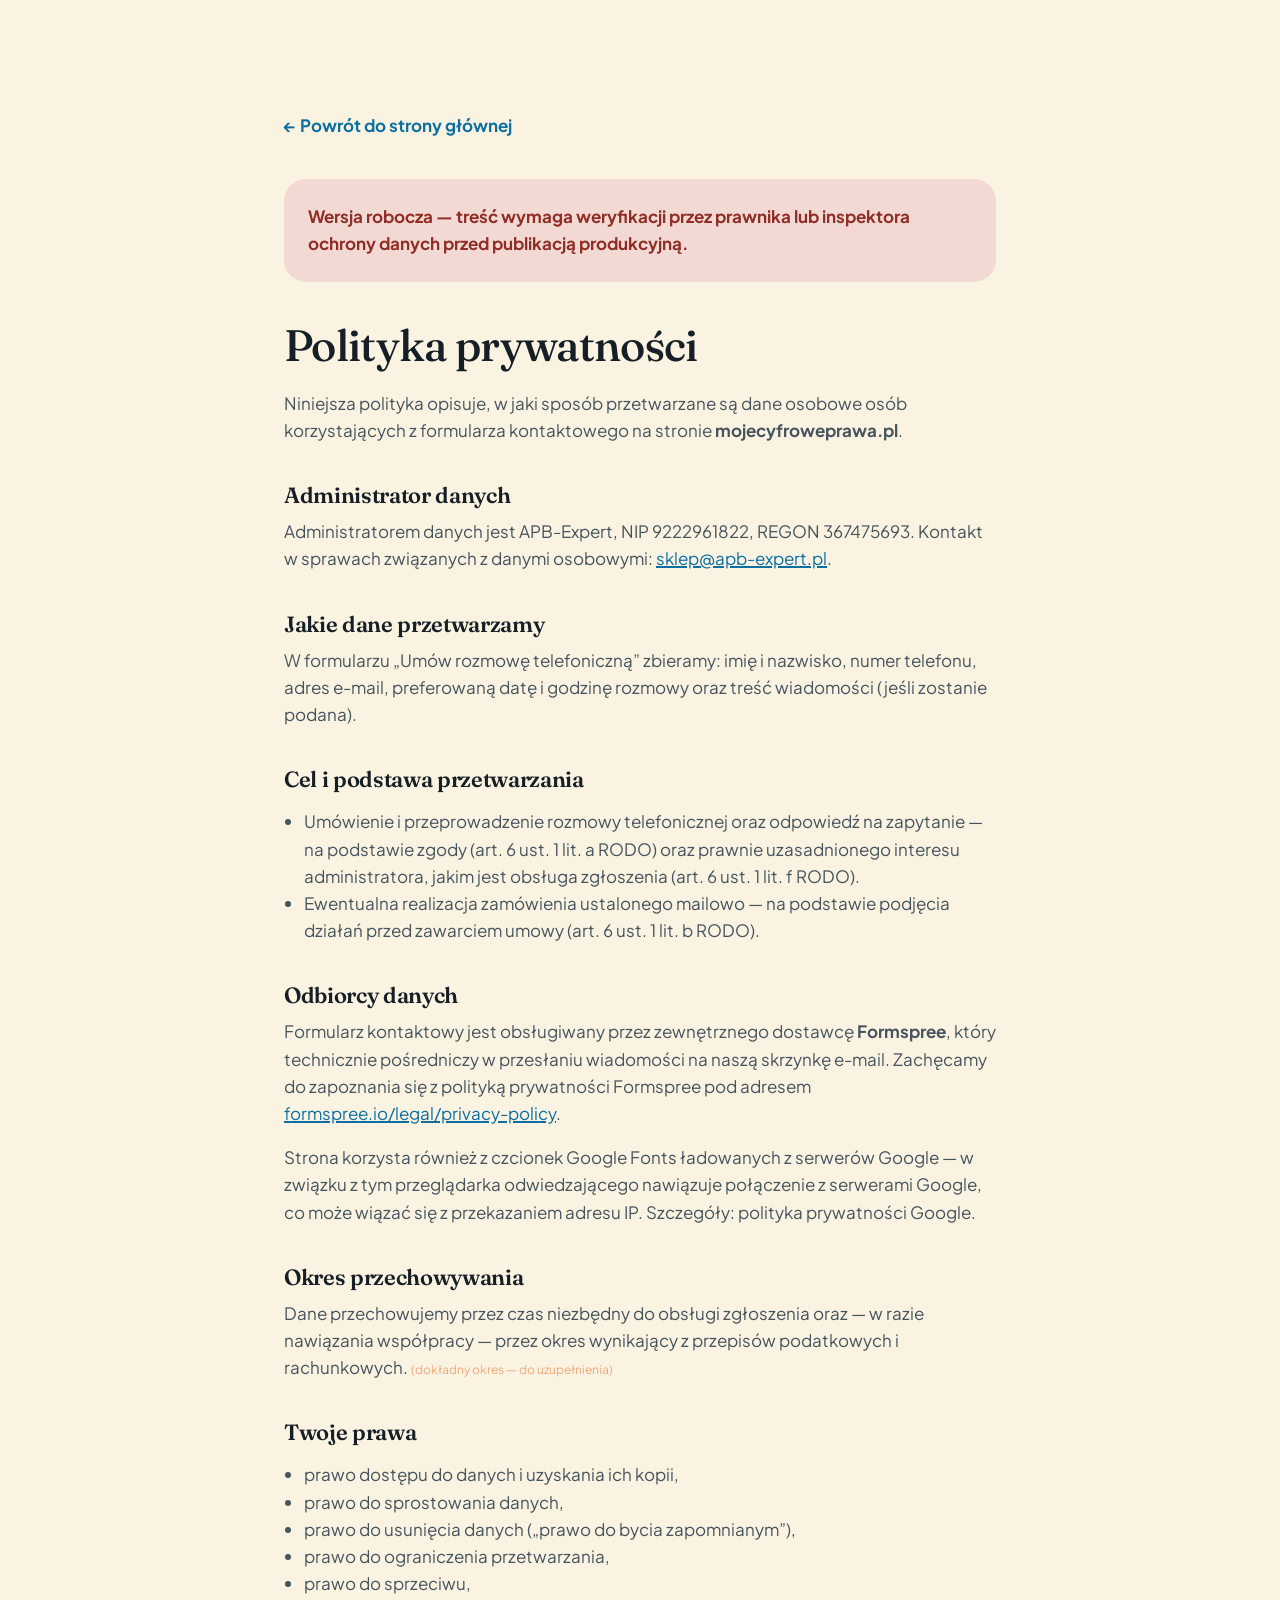
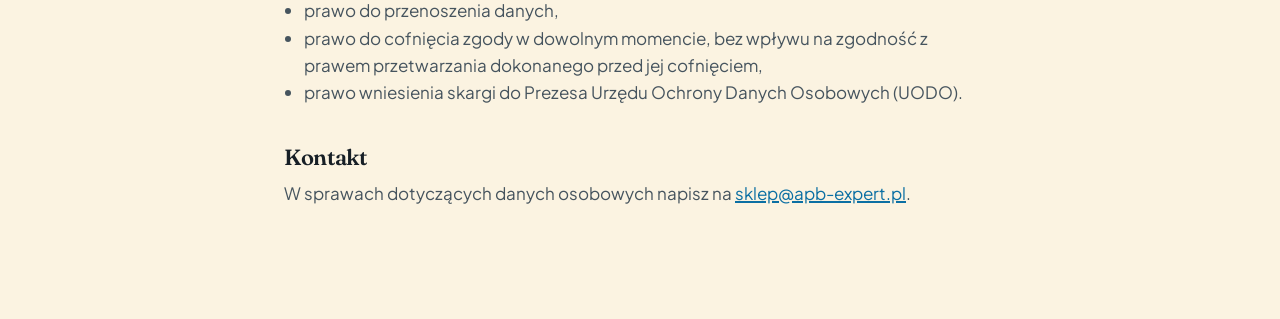
<file: polityka-prywatnosci.html>
<!doctype html>
<html lang="pl">
<head>
<meta charset="UTF-8" />
<meta name="viewport" content="width=device-width, initial-scale=1" />
<title>Polityka prywatności — Moje Cyfrowe Prawa</title>
<meta name="description" content="Polityka prywatności strony Moje Cyfrowe Prawa — jak przetwarzamy dane z formularza kontaktowego." />
<meta name="robots" content="noindex, follow" />
<link rel="icon" href="assets/img/favicon.svg" type="image/svg+xml" />
<link rel="preconnect" href="https://fonts.googleapis.com" />
<link rel="preconnect" href="https://fonts.gstatic.com" crossorigin />
<link href="https://fonts.googleapis.com/css2?family=Fraunces:ital,opsz,wght@0,9..144,400..600;1,9..144,400..600&family=Plus+Jakarta+Sans:wght@500;600;700;800&display=swap" rel="stylesheet" />
<link rel="stylesheet" href="assets/css/style.css" />
<style>
  .legal { max-width: 760px; margin-inline: auto; padding-block: var(--space-2xl); }
  .legal h1 { font-family: var(--font-display); font-weight: 500; font-size: var(--step-3); }
  .legal h2 { font-size: var(--step-1); margin-top: var(--space-l); }
  .legal ul { color: var(--color-ink-soft); }
  .draft-flag {
    background: var(--color-danger-soft);
    color: var(--color-danger-dark);
    border-radius: var(--radius-m);
    padding: var(--space-m);
    font-weight: 700;
    margin-bottom: var(--space-l);
  }
  .back-link { display:inline-flex; gap:.4em; align-items:center; margin-bottom: var(--space-l); text-decoration:none; font-weight:700; }
</style>
</head>
<body>
<main class="container legal">
  <a class="back-link" href="index.html#top">← Powrót do strony głównej</a>

  <div class="draft-flag">
    Wersja robocza — treść wymaga weryfikacji przez prawnika lub inspektora ochrony danych przed publikacją produkcyjną.
  </div>

  <h1>Polityka prywatności</h1>
  <p>Niniejsza polityka opisuje, w jaki sposób przetwarzane są dane osobowe osób korzystających z formularza kontaktowego na stronie <strong>mojecyfroweprawa.pl</strong>.</p>

  <h2>Administrator danych</h2>
  <p>Administratorem danych jest APB-Expert, NIP 9222961822, REGON 367475693. Kontakt w sprawach związanych z danymi osobowymi: <a href="mailto:sklep@apb-expert.pl">sklep@apb-expert.pl</a>.</p>

  <h2>Jakie dane przetwarzamy</h2>
  <p>W formularzu „Umów rozmowę telefoniczną” zbieramy: imię i nazwisko, numer telefonu, adres e-mail, preferowaną datę i godzinę rozmowy oraz treść wiadomości (jeśli zostanie podana).</p>

  <h2>Cel i podstawa przetwarzania</h2>
  <ul>
    <li>Umówienie i przeprowadzenie rozmowy telefonicznej oraz odpowiedź na zapytanie — na podstawie zgody (art. 6 ust. 1 lit. a RODO) oraz prawnie uzasadnionego interesu administratora, jakim jest obsługa zgłoszenia (art. 6 ust. 1 lit. f RODO).</li>
    <li>Ewentualna realizacja zamówienia ustalonego mailowo — na podstawie podjęcia działań przed zawarciem umowy (art. 6 ust. 1 lit. b RODO).</li>
  </ul>

  <h2>Odbiorcy danych</h2>
  <p>Formularz kontaktowy jest obsługiwany przez zewnętrznego dostawcę <strong>Formspree</strong>, który technicznie pośredniczy w przesłaniu wiadomości na naszą skrzynkę e-mail. Zachęcamy do zapoznania się z polityką prywatności Formspree pod adresem <a href="https://formspree.io/legal/privacy-policy/" target="_blank" rel="noopener">formspree.io/legal/privacy-policy</a>.</p>
  <p>Strona korzysta również z czcionek Google Fonts ładowanych z serwerów Google — w związku z tym przeglądarka odwiedzającego nawiązuje połączenie z serwerami Google, co może wiązać się z przekazaniem adresu IP. Szczegóły: polityka prywatności Google.</p>

  <h2>Okres przechowywania</h2>
  <p>Dane przechowujemy przez czas niezbędny do obsługi zgłoszenia oraz — w razie nawiązania współpracy — przez okres wynikający z przepisów podatkowych i rachunkowych. <span class="placeholder-note">(dokładny okres — do uzupełnienia)</span></p>

  <h2>Twoje prawa</h2>
  <ul>
    <li>prawo dostępu do danych i uzyskania ich kopii,</li>
    <li>prawo do sprostowania danych,</li>
    <li>prawo do usunięcia danych („prawo do bycia zapomnianym”),</li>
    <li>prawo do ograniczenia przetwarzania,</li>
    <li>prawo do sprzeciwu,</li>
    <li>prawo do przenoszenia danych,</li>
    <li>prawo do cofnięcia zgody w dowolnym momencie, bez wpływu na zgodność z prawem przetwarzania dokonanego przed jej cofnięciem,</li>
    <li>prawo wniesienia skargi do Prezesa Urzędu Ochrony Danych Osobowych (UODO).</li>
  </ul>

  <h2>Kontakt</h2>
  <p>W sprawach dotyczących danych osobowych napisz na <a href="mailto:sklep@apb-expert.pl">sklep@apb-expert.pl</a>.</p>
</main>
</body>
</html>
</file>
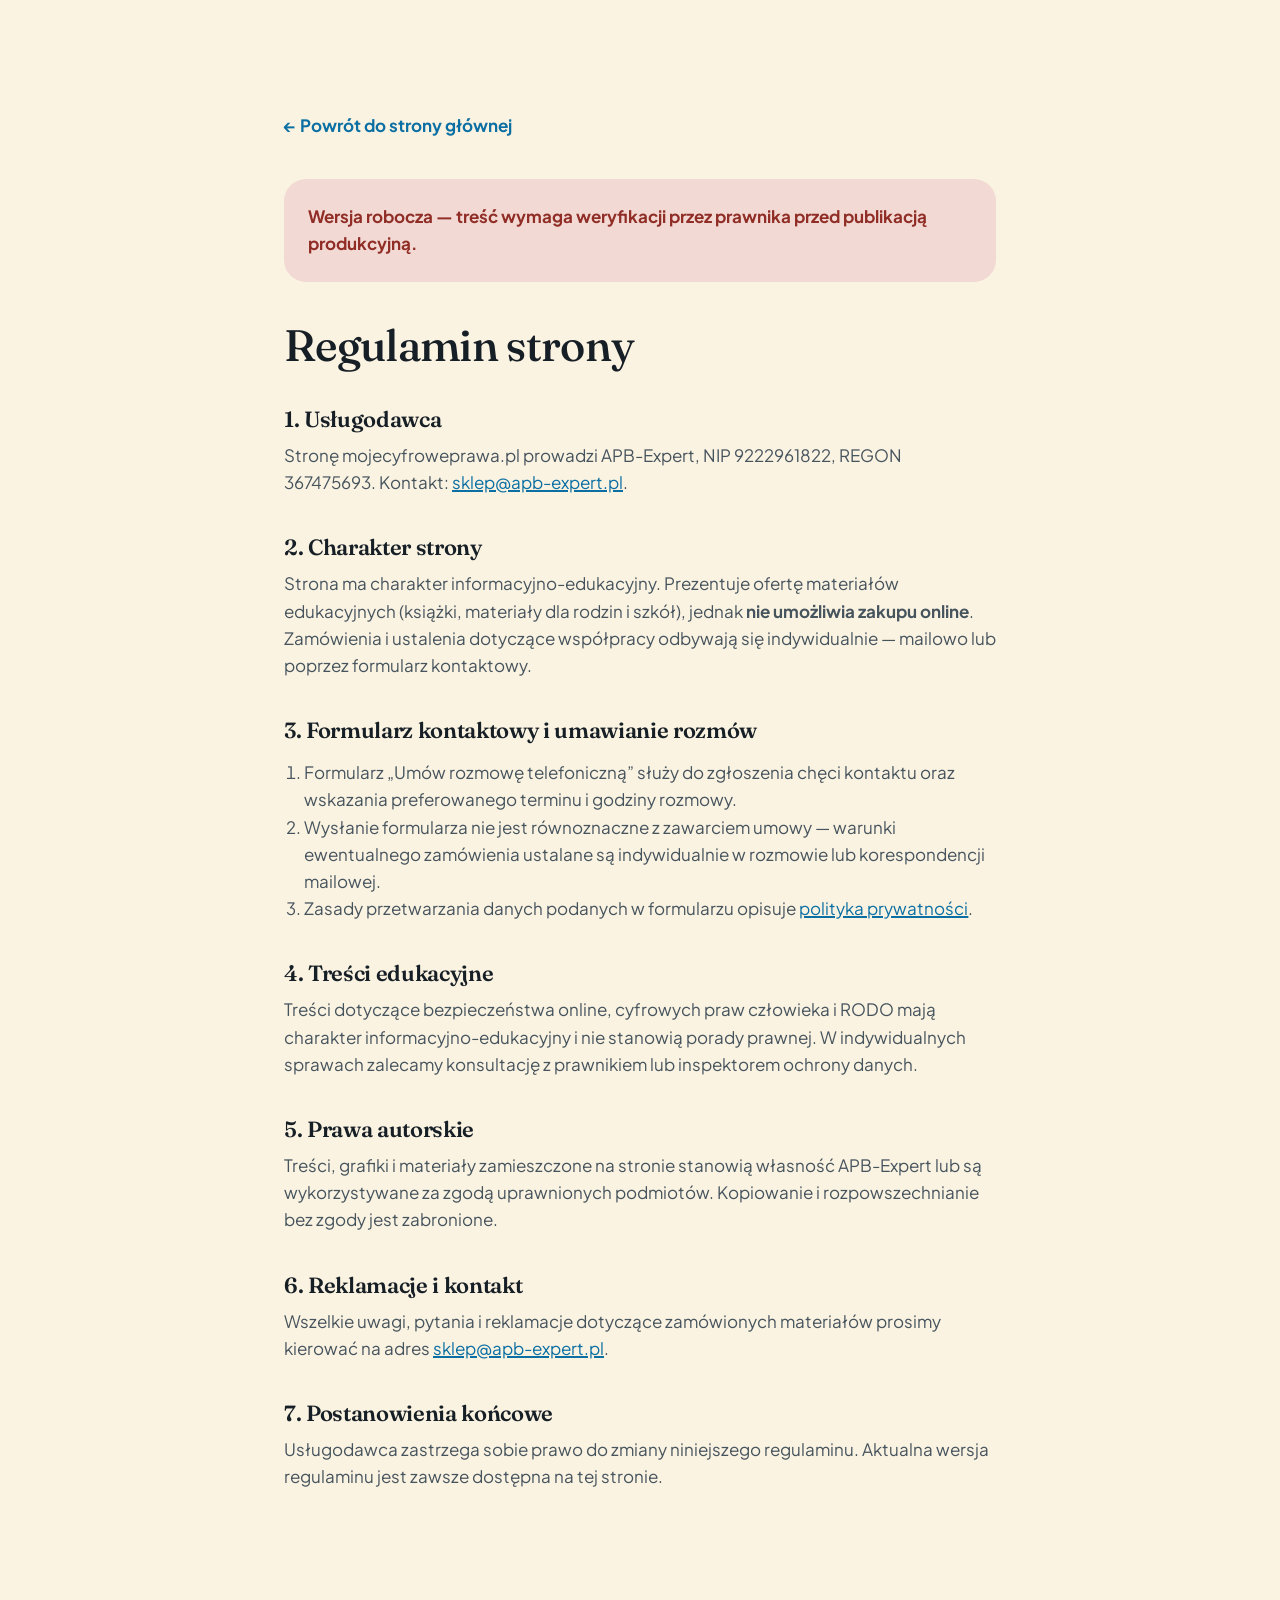
<file: regulamin.html>
<!doctype html>
<html lang="pl">
<head>
<meta charset="UTF-8" />
<meta name="viewport" content="width=device-width, initial-scale=1" />
<title>Regulamin — Moje Cyfrowe Prawa</title>
<meta name="description" content="Regulamin korzystania ze strony Moje Cyfrowe Prawa oraz zasady kontaktu i zamówień indywidualnych." />
<meta name="robots" content="noindex, follow" />
<link rel="icon" href="assets/img/favicon.svg" type="image/svg+xml" />
<link rel="preconnect" href="https://fonts.googleapis.com" />
<link rel="preconnect" href="https://fonts.gstatic.com" crossorigin />
<link href="https://fonts.googleapis.com/css2?family=Fraunces:ital,opsz,wght@0,9..144,400..600;1,9..144,400..600&family=Plus+Jakarta+Sans:wght@500;600;700;800&display=swap" rel="stylesheet" />
<link rel="stylesheet" href="assets/css/style.css" />
<style>
  .legal { max-width: 760px; margin-inline: auto; padding-block: var(--space-2xl); }
  .legal h1 { font-family: var(--font-display); font-weight: 500; font-size: var(--step-3); }
  .legal h2 { font-size: var(--step-1); margin-top: var(--space-l); }
  .legal ul, .legal ol { color: var(--color-ink-soft); }
  .draft-flag {
    background: var(--color-danger-soft);
    color: var(--color-danger-dark);
    border-radius: var(--radius-m);
    padding: var(--space-m);
    font-weight: 700;
    margin-bottom: var(--space-l);
  }
  .back-link { display:inline-flex; gap:.4em; align-items:center; margin-bottom: var(--space-l); text-decoration:none; font-weight:700; }
</style>
</head>
<body>
<main class="container legal">
  <a class="back-link" href="index.html#top">← Powrót do strony głównej</a>

  <div class="draft-flag">
    Wersja robocza — treść wymaga weryfikacji przez prawnika przed publikacją produkcyjną.
  </div>

  <h1>Regulamin strony</h1>

  <h2>1. Usługodawca</h2>
  <p>Stronę mojecyfroweprawa.pl prowadzi APB-Expert, NIP 9222961822, REGON 367475693. Kontakt: <a href="mailto:sklep@apb-expert.pl">sklep@apb-expert.pl</a>.</p>

  <h2>2. Charakter strony</h2>
  <p>Strona ma charakter informacyjno-edukacyjny. Prezentuje ofertę materiałów edukacyjnych (książki, materiały dla rodzin i szkół), jednak <strong>nie umożliwia zakupu online</strong>. Zamówienia i ustalenia dotyczące współpracy odbywają się indywidualnie — mailowo lub poprzez formularz kontaktowy.</p>

  <h2>3. Formularz kontaktowy i umawianie rozmów</h2>
  <ol>
    <li>Formularz „Umów rozmowę telefoniczną” służy do zgłoszenia chęci kontaktu oraz wskazania preferowanego terminu i godziny rozmowy.</li>
    <li>Wysłanie formularza nie jest równoznaczne z zawarciem umowy — warunki ewentualnego zamówienia ustalane są indywidualnie w rozmowie lub korespondencji mailowej.</li>
    <li>Zasady przetwarzania danych podanych w formularzu opisuje <a href="polityka-prywatnosci.html">polityka prywatności</a>.</li>
  </ol>

  <h2>4. Treści edukacyjne</h2>
  <p>Treści dotyczące bezpieczeństwa online, cyfrowych praw człowieka i RODO mają charakter informacyjno-edukacyjny i nie stanowią porady prawnej. W indywidualnych sprawach zalecamy konsultację z prawnikiem lub inspektorem ochrony danych.</p>

  <h2>5. Prawa autorskie</h2>
  <p>Treści, grafiki i materiały zamieszczone na stronie stanowią własność APB-Expert lub są wykorzystywane za zgodą uprawnionych podmiotów. Kopiowanie i rozpowszechnianie bez zgody jest zabronione.</p>

  <h2>6. Reklamacje i kontakt</h2>
  <p>Wszelkie uwagi, pytania i reklamacje dotyczące zamówionych materiałów prosimy kierować na adres <a href="mailto:sklep@apb-expert.pl">sklep@apb-expert.pl</a>.</p>

  <h2>7. Postanowienia końcowe</h2>
  <p>Usługodawca zastrzega sobie prawo do zmiany niniejszego regulaminu. Aktualna wersja regulaminu jest zawsze dostępna na tej stronie.</p>
</main>
</body>
</html>
</file>
<file: assets/css/style.css>
/* ==========================================================================
   Moje Cyfrowe Prawa — design system 2.0
   Kierunek: edytorialski / bento. Duża, ekspresyjna typografia (serif +
   sans), asymetryczne siatki "bento", miękkie gradientowe plamy w tle,
   subtelny szum (grain), szklana pływająca nawigacja. Kolorystyka marki
   (kremowa baza + ceglasta czerwień + wielobarwne akcenty) zostaje —
   zmienia się głębia, typografia, rytm i warstwowanie.
   ========================================================================== */

:root {
  /* --- Kolory marki --- */
  /* Paleta dostrojona do kolorów maskotki Pixel (błękit ciała, turkusowe
     kafelki, limonkowe „włosy”, głęboki granat oczu) — ciepła kremowa baza
     zostaje jako tło, żeby chłodne barwy Pixela dobrze się na niej odcinały.
     --color-accent-yellow i --color-accent-pink zachowują swoje nazwy (żeby
     nie trzeba było zmieniać każdego miejsca użycia w kodzie), ale trzymają
     teraz odpowiednio cyjan i błękitny fiolet — dwa dodatkowe chłodne akcenty
     zamiast żółci i różu, których u Pixela nie ma. */
  --color-bg: #FBF3E1;
  --color-bg-soft: #FFFDF8;
  --color-surface: #FFFFFF;
  --color-ink: #171F26;
  --color-ink-soft: #46545E;
  --color-muted: #66727C;
  --color-border: #E8DCC2;

  --color-primary: #0B6FA3;
  --color-primary-dark: #084F76;
  --color-primary-soft: #DCEFF6;

  /* Kolor błędów formularza — odłączony od --color-primary, żeby błąd nadal
     czytał się jako błąd, a nie jak zwykły niebieski link/przycisk. */
  --color-danger: #B33A31;
  --color-danger-dark: #8F2D26;
  --color-danger-soft: #F3D9D3;
  /* Ciepła "uwaga" na ciemnym tle (np. notatki "do uzupełnienia" w stopce) —
     --color-danger nie ma tu dość kontrastu na ciemnym --color-ink. */
  --color-warning-on-dark: #F0A87A;

  --color-accent-blue: #2FA8E0;
  --color-accent-blue-dark: #0E6B96;
  --color-accent-teal: #1FB6AC;
  --color-accent-green: #5FAE33;
  --color-accent-yellow: #33D9F0;
  --color-accent-pink: #5C7AE0;

  --color-focus: var(--color-primary);

  /* --- Typografia: serif edytorialski + sans do UI/treści --- */
  --font-display: "Fraunces", "Iowan Old Style", Georgia, serif;
  --font-base: "Plus Jakarta Sans", "Segoe UI", system-ui, -apple-system, sans-serif;

  --step-0: clamp(1rem, 0.96rem + 0.2vw, 1.0625rem);
  --step-1: clamp(1.15rem, 1.08rem + 0.4vw, 1.375rem);
  --step-2: clamp(1.5rem, 1.3rem + 0.9vw, 2rem);
  --step-3: clamp(2rem, 1.6rem + 1.8vw, 2.75rem);
  --step-4: clamp(2.75rem, 2rem + 3.4vw, 4.5rem);

  /* --- Odstępy --- */
  --space-3xs: 0.25rem;
  --space-2xs: 0.5rem;
  --space-xs: 0.75rem;
  --space-s: 1rem;
  --space-m: 1.5rem;
  --space-l: 2.5rem;
  --space-xl: 4.5rem;
  --space-2xl: 7rem;

  /* --- Kształty --- */
  --radius-s: 14px;
  --radius-m: 22px;
  --radius-l: 32px;
  --radius-xl: 44px;
  --radius-pill: 999px;

  --shadow-s: 0 2px 10px rgba(28, 31, 35, 0.06);
  --shadow-m: 0 16px 40px rgba(28, 31, 35, 0.10);
  --shadow-l: 0 30px 70px rgba(28, 31, 35, 0.16);

  --glow-primary: 0 24px 60px -22px rgba(11, 111, 163, 0.55);
  --glow-blue: 0 24px 60px -22px rgba(47, 168, 224, 0.5);
  --glow-teal: 0 24px 60px -22px rgba(31, 182, 172, 0.5);
  --glow-yellow: 0 24px 60px -22px rgba(51, 217, 240, 0.5);
  --glow-pink: 0 24px 60px -22px rgba(92, 122, 224, 0.5);

  --container-max: 1240px;
  --header-h: 92px;
}

/* ==========================================================================
   Reset
   ========================================================================== */

*, *::before, *::after { box-sizing: border-box; }
html { scroll-behavior: smooth; }

@media (prefers-reduced-motion: reduce) {
  html { scroll-behavior: auto; }
  *, *::before, *::after {
    animation-duration: 0.01ms !important;
    animation-iteration-count: 1 !important;
    transition-duration: 0.01ms !important;
    scroll-behavior: auto !important;
  }
}

body {
  margin: 0;
  background: var(--color-bg);
  color: var(--color-ink);
  font-family: var(--font-base);
  font-size: var(--step-0);
  line-height: 1.6;
  -webkit-font-smoothing: antialiased;
  position: relative;
}

img, svg { max-width: 100%; display: block; }

h1, h2, h3, h4 {
  margin: 0 0 0.5em;
  line-height: 1.05;
  font-weight: 600;
  letter-spacing: -0.015em;
  color: var(--color-ink);
  font-family: var(--font-display);
}
h1 { font-size: var(--step-4); font-weight: 500; }
h2 { font-size: var(--step-3); font-weight: 600; }
h3 { font-size: var(--step-1); font-weight: 600; font-family: var(--font-base); letter-spacing: -0.01em; }
h4 { font-size: 1.05rem; font-family: var(--font-base); }

em, .accent-italic {
  font-family: var(--font-display);
  font-style: italic;
  color: var(--color-primary);
}

p { margin: 0 0 1em; color: var(--color-ink-soft); }
p:last-child { margin-bottom: 0; }

a { color: var(--color-primary); text-decoration-thickness: 2px; }
ul, ol { padding-left: 1.2em; color: var(--color-ink-soft); }

a:focus-visible,
button:focus-visible,
input:focus-visible,
textarea:focus-visible,
select:focus-visible,
summary:focus-visible,
[tabindex]:focus-visible {
  outline: 3px solid var(--color-focus);
  outline-offset: 3px;
  border-radius: 4px;
}

.skip-link {
  position: absolute;
  left: -999px;
  top: auto;
  background: var(--color-ink);
  color: #fff;
  padding: 0.75em 1.25em;
  border-radius: var(--radius-s);
  z-index: 1000;
}
.skip-link:focus { left: var(--space-s); top: var(--space-s); }

.container {
  width: 100%;
  max-width: var(--container-max);
  margin-inline: auto;
  padding-inline: var(--space-m);
}

section { position: relative; }
.section-pad { padding-block: var(--space-2xl); }
@media (max-width: 640px) { .section-pad { padding-block: var(--space-xl); } }

.section-head { max-width: 720px; margin-bottom: var(--space-l); }
.section-head--center { margin-inline: auto; text-align: center; }

.eyebrow {
  display: inline-flex;
  align-items: center;
  gap: 0.5em;
  font-family: var(--font-base);
  font-weight: 700;
  font-size: 0.8rem;
  letter-spacing: 0.08em;
  text-transform: uppercase;
  color: var(--color-primary);
  margin-bottom: var(--space-s);
}
.eyebrow::before {
  content: "";
  width: 26px; height: 2px;
  background: var(--color-primary);
  display: inline-block;
}

.lede { font-size: var(--step-1); color: var(--color-ink-soft); max-width: 60ch; font-weight: 450; }

.visually-hidden {
  position: absolute !important;
  width: 1px; height: 1px;
  overflow: hidden;
  clip: rect(0 0 0 0);
  white-space: nowrap;
  border: 0; padding: 0; margin: -1px;
}

/* ==========================================================================
   Fond: gradient mesh + ziarno (grain)
   ========================================================================== */

.grain-overlay {
  position: fixed;
  inset: 0;
  z-index: 3000;
  pointer-events: none;
  opacity: 0.05;
  mix-blend-mode: overlay;
  background-image: url("data:image/svg+xml;utf8,<svg xmlns='http://www.w3.org/2000/svg' width='120' height='120'><filter id='n'><feTurbulence type='fractalNoise' baseFrequency='0.9' numOctaves='2' stitchTiles='stitch'/></filter><rect width='100%25' height='100%25' filter='url(%23n)'/></svg>");
}

.mesh {
  position: absolute;
  inset: 0;
  z-index: 0;
  overflow: hidden;
  pointer-events: none;
}
.mesh::before, .mesh::after {
  content: "";
  position: absolute;
  border-radius: 50%;
  filter: blur(70px);
  opacity: 0.45;
}
.mesh--hero::before {
  width: 620px; height: 620px;
  top: -220px; right: -160px;
  background: radial-gradient(circle, var(--color-accent-yellow), transparent 70%);
}
.mesh--hero::after {
  width: 560px; height: 560px;
  bottom: -260px; left: -200px;
  background: radial-gradient(circle, var(--color-accent-blue), transparent 70%);
}
.mesh--soft::before {
  width: 480px; height: 480px;
  top: -160px; left: 10%;
  background: radial-gradient(circle, var(--color-accent-pink), transparent 70%);
  opacity: 0.25;
}
.mesh--soft::after {
  width: 480px; height: 480px;
  bottom: -200px; right: 5%;
  background: radial-gradient(circle, var(--color-accent-teal), transparent 70%);
  opacity: 0.25;
}
.mesh--ink::before {
  width: 520px; height: 520px;
  top: -180px; right: 0;
  background: radial-gradient(circle, var(--color-accent-blue), transparent 70%);
  opacity: 0.3;
}
.mesh--ink::after {
  width: 420px; height: 420px;
  bottom: -180px; left: 5%;
  background: radial-gradient(circle, var(--color-accent-yellow), transparent 70%);
  opacity: 0.18;
}

/* ==========================================================================
   Pasek postępu przewijania
   ========================================================================== */

.scroll-progress {
  position: fixed;
  top: 0; left: 0;
  height: 3px;
  width: 0%;
  background: linear-gradient(90deg, var(--color-primary), var(--color-accent-yellow));
  z-index: 1001;
  transition: width 0.1s linear;
}
@media (prefers-reduced-motion: reduce) { .scroll-progress { display: none; } }

/* ==========================================================================
   Przyciski
   ========================================================================== */

.btn {
  display: inline-flex;
  align-items: center;
  justify-content: center;
  gap: 0.5em;
  font-family: var(--font-base);
  font-weight: 700;
  font-size: 1rem;
  padding: 0.9em 1.7em;
  border-radius: var(--radius-pill);
  border: 2px solid transparent;
  cursor: pointer;
  text-decoration: none;
  transition: transform 0.2s cubic-bezier(.2,.8,.2,1), box-shadow 0.2s ease, background-color 0.2s ease, color 0.2s ease;
  line-height: 1.1;
}
.btn:hover { transform: translateY(-3px); }
.btn:active { transform: translateY(-1px); }

.btn--primary { background: var(--color-primary); color: #fff; box-shadow: var(--glow-primary); }
.btn--primary:hover { background: var(--color-primary-dark); }

.btn--ghost { background: transparent; border-color: var(--color-ink); color: var(--color-ink); }
.btn--ghost:hover { background: var(--color-ink); color: #fff; }

.btn--light { background: var(--color-surface); color: var(--color-ink); box-shadow: var(--shadow-s); }
.btn--light:hover { box-shadow: var(--shadow-m); }

.btn--block { width: 100%; }
.btn--sm { padding: 0.65em 1.3em; font-size: 0.9rem; }

/* ==========================================================================
   Nawigacja pływająca (glass pill)
   ========================================================================== */

.site-header {
  position: sticky;
  top: 0;
  z-index: 100;
  padding-top: var(--space-s);
  pointer-events: none;
}
.site-header__bar {
  pointer-events: auto;
  display: flex;
  align-items: center;
  justify-content: space-between;
  gap: var(--space-m);
  height: 68px;
  padding-inline: var(--space-m);
  max-width: var(--container-max);
  margin-inline: auto;
  background: rgba(255, 253, 248, 0.75);
  backdrop-filter: saturate(180%) blur(16px);
  -webkit-backdrop-filter: saturate(180%) blur(16px);
  border: 1px solid rgba(232, 220, 194, 0.8);
  border-radius: var(--radius-pill);
  box-shadow: var(--shadow-m);
}

.brand {
  display: flex;
  align-items: center;
  gap: 0.6em;
  text-decoration: none;
  color: var(--color-ink);
  font-weight: 700;
  font-size: 1.05rem;
  min-width: 0;
}
.brand__mark { height: 34px; width: auto; flex-shrink: 0; }
.brand__text { line-height: 1.05; min-width: 0; overflow: hidden; white-space: nowrap; text-overflow: ellipsis; font-family: var(--font-base); }
.brand__text small {
  display: block;
  font-weight: 600;
  font-size: 0.62rem;
  letter-spacing: 0.08em;
  text-transform: uppercase;
  color: var(--color-primary);
  overflow: hidden;
  text-overflow: ellipsis;
}

.nav-desktop { display: flex; align-items: center; gap: var(--space-l); }
.nav-desktop__links { list-style: none; display: flex; gap: var(--space-m); margin: 0; padding: 0; }
.nav-desktop__links a {
  color: var(--color-ink);
  text-decoration: none;
  font-weight: 600;
  font-size: 0.92rem;
  padding: 0.4em 0.1em;
  border-bottom: 2px solid transparent;
}
.nav-desktop__links a:hover { border-color: var(--color-primary); }

.nav-toggle {
  display: none;
  flex-shrink: 0;
  background: none;
  border: 2px solid var(--color-ink);
  border-radius: var(--radius-s);
  width: 44px; min-width: 44px; height: 44px;
  align-items: center; justify-content: center;
  cursor: pointer;
}
.nav-toggle svg { width: 20px; height: 20px; }

.nav-mobile {
  display: none;
  position: fixed;
  top: calc(var(--header-h) - 8px);
  left: var(--space-m);
  right: var(--space-m);
  height: calc(100vh - var(--header-h));
  height: calc(100dvh - var(--header-h));
  background: var(--color-bg-soft);
  border-radius: var(--radius-l);
  border: 1px solid var(--color-border);
  z-index: 99;
  overflow-y: auto;
  padding: var(--space-l) var(--space-m);
  box-shadow: var(--shadow-l);
}
.nav-mobile.is-open { display: block; }
.nav-mobile ul { list-style: none; margin: 0 0 var(--space-l); padding: 0; display: flex; flex-direction: column; gap: var(--space-xs); }
.nav-mobile a {
  display: block; padding: 0.9em 0.2em; font-size: 1.15rem; font-weight: 700;
  color: var(--color-ink); text-decoration: none; border-bottom: 1px solid var(--color-border);
}

@media (max-width: 900px) {
  .nav-desktop { display: none; }
  .nav-toggle { display: inline-flex; }
}
@media (min-width: 901px) { .nav-mobile { display: none !important; } }

/* ==========================================================================
   Hero
   ========================================================================== */

.hero { padding-block: var(--space-2xl) var(--space-l); }
/* Tło hero rozciągnięte na całą szerokość okna (wcześniej ucinało się na krawędzi kontenera) */
.hero > .mesh--hero { left: 50%; right: auto; width: 100vw; translate: -50% 0; }
main { overflow-x: clip; }
.hero__grid { position: relative; z-index: 1; display: grid; grid-template-columns: 1.15fr 0.85fr; gap: var(--space-xl); align-items: center; }
@media (max-width: 900px) {
  .hero__grid { grid-template-columns: 1fr; gap: var(--space-l); }
  .hero__visual { order: -1; }
}

.hero h1 { margin-bottom: 0.35em; }
.hero__actions { display: flex; flex-wrap: wrap; gap: var(--space-s); margin-top: var(--space-m); }
.hero__trust { margin-top: var(--space-l); color: var(--color-ink-soft); font-size: 0.9rem; max-width: 46ch; }

.hero__visual { position: relative; display: flex; justify-content: center; }
.hero__blob {
  position: absolute; inset: 0; margin: auto; width: 92%; aspect-ratio: 1;
  background: radial-gradient(circle at 35% 30%, var(--color-accent-yellow) 0%, transparent 60%),
              radial-gradient(circle at 70% 70%, var(--color-accent-blue) 0%, transparent 55%),
              radial-gradient(circle at 60% 20%, var(--color-accent-pink) 0%, transparent 50%);
  opacity: 0.4; filter: blur(8px); border-radius: 50%; z-index: 0;
}
.pixel-figure { position: relative; z-index: 1; width: min(380px, 80vw); }

/* --- Marquee --- */
.marquee {
  border-block: 1px solid var(--color-border);
  overflow: hidden;
  padding-block: var(--space-s);
  background: var(--color-bg-soft);
}
.marquee__track {
  display: flex;
  width: max-content;
  gap: 3rem;
  animation: marquee 32s linear infinite;
}
.marquee__track span {
  font-family: var(--font-display);
  font-style: italic;
  font-size: 1.15rem;
  color: var(--color-ink-soft);
  white-space: nowrap;
  display: flex;
  align-items: center;
  gap: 0.7rem;
}
.marquee__track span::after { content: "•"; color: var(--color-primary); font-style: normal; margin-left: 3rem; }
@keyframes marquee { from { transform: translateX(0); } to { transform: translateX(-50%); } }
@media (prefers-reduced-motion: reduce) { .marquee__track { animation: none; } }

/* ==========================================================================
   Maskotka „Pixel” — ilustracja PNG + unoszące się kafelki
   Warstwy: postać (oddychanie + mruganie), kafelki (unoszenie), cień.
   3D: cała scena lekko przechyla się za kursorem, a kafelki przesuwają się
   z różną siłą (--d = „głębokość”), co daje efekt paralaksy. Kliknięcie:
   podskok, rozsypanie kafelków i dymek z krótką radą (assets/js/main.js).
   ========================================================================== */

.pixel-wrap {
  position: relative;
  z-index: 1;
  width: 100%;
  max-width: 460px;
  margin-inline: auto;
  perspective: 1100px;
}
.pixel-stage {
  appearance: none;
  background: none;
  border: 0;
  padding: 0;
  margin: 0;
  font: inherit;
  color: inherit;
  cursor: pointer;
  display: block;
  position: relative;
  width: 100%;
  aspect-ratio: 1916 / 1595;
  border-radius: var(--radius-l);
  transform-style: preserve-3d;
  transform: rotateX(calc(var(--py, 0) * -7deg)) rotateY(calc(var(--px, 0) * 9deg));
  transition: transform 0.6s cubic-bezier(.2,.8,.2,1);
  -webkit-tap-highlight-color: transparent;
}
.pixel-stage:focus-visible { outline: 3px solid var(--color-focus); outline-offset: 6px; border-radius: var(--radius-l); }

.pixel-stage__char,
.pixel-stage__tile,
.pixel-stage__puddle {
  position: absolute;
  height: auto;
}
.pixel-stage__char {
  display: block;
  animation: pixel-idle 4.6s ease-in-out infinite;
  transform-origin: 50% 100%;
  translate: calc(var(--px, 0) * 6px) calc(var(--py, 0) * 5px);
  transition: translate 0.5s ease-out;
}
.pixel-stage__hop { display: block; position: relative; transform-origin: 50% 100%; }
.pixel-stage__body { display: block; width: 100%; height: auto; }
.pixel-stage__blink {
  position: absolute;
  inset: 0;
  width: 100%;
  height: auto;
  opacity: 0;
  animation: pixel-blink var(--blink, 5.8s) linear var(--blink-delay, 1.4s) infinite;
}
[data-pixel]:not([data-pixel-hint]) { --blink: 7.3s; --blink-delay: 3.1s; }

.pixel-stage__tile {
  animation: pixel-tile-float var(--dur, 5s) ease-in-out var(--delay, 0s) infinite;
  transform-origin: 50% 50%;
  filter: drop-shadow(0 8px 12px rgba(23, 31, 38, 0.14));
  translate: calc(var(--px, 0) * var(--d, 10) * 1px + var(--bx, 0px)) calc(var(--py, 0) * var(--d, 10) * 1px + var(--by, 0px));
  rotate: var(--br, 0deg);
  transition: translate 0.6s cubic-bezier(.2,.9,.3,1.25), rotate 0.6s cubic-bezier(.2,.9,.3,1.25);
}
.pixel-stage__puddle {
  opacity: 0.9;
  translate: calc(var(--px, 0) * 4px) 0;
  transition: translate 0.5s ease-out;
}

/* Najechanie: krótki podskok (tylko urządzenia z kursorem) */
@media (hover: hover) {
  .pixel-stage:hover .pixel-stage__hop { animation: pixel-hop 0.7s cubic-bezier(.3,.7,.3,1); }
}
/* Po kliknięciu Pixel na chwilę zamyka oczy z zadowolenia */
.pixel-stage.is-happy .pixel-stage__blink { animation: none; opacity: 1; }

@keyframes pixel-idle {
  0%, 100% { transform: translateY(0) rotate(0deg); }
  50% { transform: translateY(-2.5%) rotate(-1deg); }
}
@keyframes pixel-tile-float {
  0%, 100% { transform: translateY(0) rotate(0deg); }
  50% { transform: translateY(-22%) rotate(var(--rot, 4deg)); }
}
@keyframes pixel-blink {
  0%, 92%, 100% { opacity: 0; }
  92.6%, 95% { opacity: 1; }
  95.6% { opacity: 0; }
}
@keyframes pixel-hop {
  0% { transform: none; }
  18% { transform: scale(1.05, 0.93); }
  45% { transform: translateY(-9%) scale(0.97, 1.04); }
  72% { transform: translateY(0) scale(1.03, 0.97); }
  100% { transform: none; }
}

/* Dymek z radą Pixela */
.pixel-bubble {
  position: absolute;
  left: 50%;
  top: 0;
  z-index: 3;
  width: max-content;
  max-width: min(290px, 92%);
  margin: 0;
  padding: 0.75em 1.1em;
  border-radius: 18px;
  background: var(--color-ink);
  color: #fff;
  font-weight: 700;
  font-size: 0.95rem;
  line-height: 1.35;
  text-align: center;
  box-shadow: var(--shadow-m);
  opacity: 0;
  pointer-events: none;
  transform: translate(-50%, 10px) scale(0.94);
  transition: opacity 0.25s ease, transform 0.4s cubic-bezier(.2,.9,.3,1.35);
}
.pixel-bubble::after {
  content: "";
  position: absolute;
  left: 50%;
  bottom: -6px;
  width: 14px;
  height: 14px;
  background: inherit;
  border-radius: 3px;
  transform: translateX(-50%) rotate(45deg);
}
.pixel-bubble.is-visible { opacity: 1; transform: translate(-50%, 0) scale(1); }
.pixel-bubble:empty { visibility: hidden; }
.section--ink .pixel-bubble { background: #fff; color: var(--color-ink); }

.pixel-hint { font-size: 0.88rem; margin-top: var(--space-s); display: inline-flex; align-items: center; gap: 0.5em; }
.pixel-hint::before { content: ""; width: 10px; height: 10px; border-radius: 3px; background: var(--color-accent-yellow); box-shadow: 14px 0 0 var(--color-accent-green), 28px 0 0 var(--color-accent-blue); margin-right: 30px; }

@media (prefers-reduced-motion: reduce) {
  .pixel-stage, .pixel-stage__char, .pixel-stage__tile, .pixel-stage__puddle { transform: none !important; translate: none !important; rotate: none !important; animation: none !important; }
  .pixel-stage__blink { animation: none !important; }
  .pixel-stage:hover .pixel-stage__hop { animation: none; }
}

/* ==========================================================================
   Pikselowe sześciany 3D w tle (dekoracja, bez treści)
   ========================================================================== */

.cube-field { position: absolute; inset: 0; pointer-events: none; z-index: 0; }
.cube {
  --s: 36px;
  position: absolute;
  left: var(--x, 10%);
  top: var(--y, 10%);
  width: var(--s);
  height: var(--s);
  transform-style: preserve-3d;
  animation: cube-spin var(--t, 24s) linear infinite, cube-bob 6s ease-in-out infinite;
  animation-delay: var(--delay, 0s);
}
.cube i {
  position: absolute;
  inset: 0;
  border-radius: 5px;
  background: var(--c, var(--color-accent-blue));
  box-shadow: inset 0 0 0 1px rgba(255,255,255,0.35);
}
.cube i:nth-child(1) { transform: translateZ(calc(var(--s) / 2)); }
.cube i:nth-child(2) { transform: rotateY(180deg) translateZ(calc(var(--s) / 2)); filter: brightness(0.8); }
.cube i:nth-child(3) { transform: rotateY(90deg) translateZ(calc(var(--s) / 2)); filter: brightness(0.9); }
.cube i:nth-child(4) { transform: rotateY(-90deg) translateZ(calc(var(--s) / 2)); filter: brightness(0.85); }
.cube i:nth-child(5) { transform: rotateX(90deg) translateZ(calc(var(--s) / 2)); filter: brightness(1.12); }
.cube i:nth-child(6) { transform: rotateX(-90deg) translateZ(calc(var(--s) / 2)); filter: brightness(0.7); }
@keyframes cube-spin {
  from { transform: rotateX(-20deg) rotateY(0deg) rotateZ(10deg); }
  to { transform: rotateX(340deg) rotateY(360deg) rotateZ(10deg); }
}
@keyframes cube-bob {
  0%, 100% { translate: 0 0; }
  50% { translate: 0 -14px; }
}
@media (max-width: 640px) { .cube { --s: 24px; } .cube--desktop { display: none; } }
@media (prefers-reduced-motion: reduce) { .cube { animation: none; transform: rotateX(-24deg) rotateY(38deg); } }

/* ==========================================================================
   Bento grid — system siatek asymetrycznych
   ========================================================================== */

.bento { display: grid; grid-template-columns: repeat(6, minmax(0, 1fr)); gap: var(--space-m); }
.bento > *, .contact > *, .grid-2 > *, .grid-3 > * { min-width: 0; }
.bento-span-2 { grid-column: span 2; }
.bento-span-3 { grid-column: span 3; }
.bento-span-4 { grid-column: span 4; }
.bento-span-6 { grid-column: span 6; }

@media (max-width: 900px) {
  .bento { grid-template-columns: repeat(2, minmax(0, 1fr)); }
  .bento-span-2, .bento-span-3, .bento-span-4 { grid-column: span 1; }
  .bento-span-6 { grid-column: span 2; }
}
@media (max-width: 640px) {
  .bento { grid-template-columns: minmax(0, 1fr); }
  .bento-span-2, .bento-span-3, .bento-span-4, .bento-span-6 { grid-column: span 1; }
}

/* stagger delikatnego pojawiania się kart w bento */
.bento > .reveal:nth-child(1) { transition-delay: 0s; }
.bento > .reveal:nth-child(2) { transition-delay: 0.08s; }
.bento > .reveal:nth-child(3) { transition-delay: 0.16s; }
.bento > .reveal:nth-child(4) { transition-delay: 0.24s; }
.bento > .reveal:nth-child(5) { transition-delay: 0.32s; }
.bento > .reveal:nth-child(6) { transition-delay: 0.4s; }

/* ==========================================================================
   Karty
   ========================================================================== */

.card {
  position: relative;
  background: var(--color-surface);
  border-radius: var(--radius-m);
  border: 1px solid var(--color-border);
  padding: var(--space-l);
  box-shadow: var(--shadow-s);
  transition: box-shadow 0.25s ease, transform 0.25s ease;
  height: 100%;
}
.card:hover { box-shadow: var(--shadow-m); transform: translateY(-4px); }

.card--feature {
  background: linear-gradient(155deg, var(--color-ink) 0%, #2A2F35 100%);
  color: #fff;
  border: none;
  box-shadow: var(--shadow-l);
  display: flex;
  flex-direction: column;
  justify-content: space-between;
}
.card--feature h3, .card--feature .stat-num { color: #fff; }
.card--feature p { color: #C9CDD2; }

.card--stat { display: flex; flex-direction: column; justify-content: center; text-align: center; }
.stat-num { font-family: var(--font-display); font-size: clamp(2.5rem, 2rem + 2vw, 3.5rem); font-weight: 500; line-height: 1; color: var(--color-primary); margin-bottom: 0.15em; }
.stat-label { font-size: 0.9rem; color: var(--color-ink-soft); }

.card__icon {
  width: 48px; height: 48px;
  border-radius: var(--radius-s);
  display: flex; align-items: center; justify-content: center;
  background: var(--color-primary-soft);
  color: var(--color-primary);
  margin-bottom: var(--space-s);
}
.card--feature .card__icon { background: rgba(255,255,255,0.12); color: var(--color-accent-yellow); }

.grid-3 { display: grid; grid-template-columns: repeat(3, 1fr); gap: var(--space-m); }
.grid-2 { display: grid; grid-template-columns: repeat(2, 1fr); gap: var(--space-m); }
@media (max-width: 900px) { .grid-3 { grid-template-columns: repeat(2, 1fr); } }
@media (max-width: 640px) { .grid-3, .grid-2 { grid-template-columns: 1fr; } }

.tag {
  display: inline-block;
  font-size: 0.74rem;
  font-weight: 700;
  text-transform: uppercase;
  letter-spacing: 0.05em;
  padding: 0.3em 0.85em;
  border-radius: var(--radius-pill);
  margin-bottom: var(--space-xs);
}
.tag--blue { background: #E4EEF6; color: var(--color-accent-blue-dark); }
.tag--teal { background: #E1F1EE; color: #145F58; }
.tag--green { background: #EAF2E1; color: #3E6B22; }
.tag--yellow { background: #DFF7FA; color: #0E6E80; }
.tag--pink { background: #E7EAFC; color: #3E4FA0; }

.section--alt { background: var(--color-surface); border-block: 1px solid var(--color-border); }
.section--ink { background: var(--color-ink); color: #fff; overflow: hidden; }
.section--ink h2, .section--ink h3 { color: #fff; }
.section--ink p { color: #C9CDD2; }
.section--ink .eyebrow { color: var(--color-accent-yellow); }
.section--ink .eyebrow::before { background: var(--color-accent-yellow); }

/* ==========================================================================
   Sekcja "O projekcie" / misja — duży pull-quote edytorialski
   ========================================================================== */

.mission { position: relative; z-index: 1; display: grid; grid-template-columns: 0.85fr 1.15fr; gap: var(--space-xl); align-items: center; }
@media (max-width: 900px) { .mission { grid-template-columns: 1fr; } }

.pull-quote {
  position: relative;
  font-family: var(--font-display);
  font-style: italic;
  font-weight: 500;
  font-size: clamp(1.4rem, 1.1rem + 1.2vw, 2rem);
  line-height: 1.35;
  color: var(--color-ink);
  padding-left: var(--space-m);
  border-left: 4px solid var(--color-primary);
}
.pull-quote::before {
  content: "“";
  position: absolute;
  left: -0.15em; top: -0.5em;
  font-size: 4rem;
  font-style: normal;
  color: var(--color-primary-soft);
  font-family: var(--font-display);
  z-index: -1;
}

.founder {
  display: flex; gap: var(--space-m); align-items: flex-start;
  margin-top: var(--space-l); padding-top: var(--space-l);
  border-top: 1px solid var(--color-border);
}
.founder__avatar {
  width: 56px; height: 56px; border-radius: 50%;
  background: var(--color-accent-blue); color: #fff;
  display: flex; align-items: center; justify-content: center;
  font-family: var(--font-display); font-weight: 600; font-size: 1.3rem; flex-shrink: 0;
}
.founder__name { font-weight: 800; margin: 0; font-family: var(--font-base); }
.founder__role { color: var(--color-muted); font-size: 0.85rem; margin: 0 0 0.4em; }

/* ==========================================================================
   Porady bezpieczeństwa
   ========================================================================== */

.tip-card { display: flex; flex-direction: column; gap: var(--space-s); }
.tip-card__num {
  font-family: var(--font-display);
  font-size: 2rem;
  color: var(--color-primary-soft);
  -webkit-text-stroke: 1.5px var(--color-primary);
  line-height: 1;
}
.card--feature .tip-card__num { color: rgba(255,255,255,0.08); -webkit-text-stroke: 1.5px var(--color-accent-yellow); }

/* ==========================================================================
   Zakładki „Dla kogo”
   ========================================================================== */

.tabs__list { display: flex; flex-wrap: wrap; gap: 0.5em; margin-bottom: var(--space-m); list-style: none; padding: 0; border-bottom: 2px solid var(--color-border); }
.tabs__btn {
  background: none; border: none; cursor: pointer; font-family: var(--font-base);
  font-weight: 700; font-size: 0.95rem; padding: 0.7em 0.2em; margin-bottom: -2px;
  color: var(--color-muted); border-bottom: 3px solid transparent;
}
.tabs__btn[aria-selected="true"] { color: var(--color-primary); border-color: var(--color-primary); }
.tabs__panel { display: none; }
.tabs__panel.is-active { display: block; animation: fade-in 0.3s ease; }
@keyframes fade-in { from { opacity: 0; transform: translateY(8px); } to { opacity: 1; transform: none; } }

/* ==========================================================================
   Oferta
   ========================================================================== */

.offer-card { display: flex; flex-direction: column; height: 100%; }
.offer-card__media {
  width: 100%; aspect-ratio: 16 / 10; border-radius: var(--radius-s); margin-bottom: var(--space-s);
  display: flex; align-items: center; justify-content: center;
  background: linear-gradient(135deg, var(--color-accent-blue) 0%, var(--color-accent-teal) 100%);
}
.offer-card__media svg { width: 42%; }
.offer-card__body { flex-grow: 1; display: flex; flex-direction: column; }
.offer-card__price { font-weight: 800; color: var(--color-ink); margin: var(--space-xs) 0 var(--space-s); font-family: var(--font-base); }
.offer-card__price span { font-weight: 500; color: var(--color-muted); font-size: 0.8rem; }
.offer-card .btn { margin-top: auto; align-self: flex-start; }
.offer-card--feature .offer-card__media { aspect-ratio: 16/7; }

.offer-note {
  margin-top: var(--space-l);
  background: var(--color-primary-soft);
  border-radius: var(--radius-m);
  padding: var(--space-m) var(--space-l);
  display: flex; flex-wrap: wrap; gap: var(--space-m); align-items: center; justify-content: space-between;
}
.offer-note p { color: var(--color-ink); margin: 0; }

/* ==========================================================================
   Historie / przykłady „ludzkim okiem”
   ========================================================================== */

.story-card { background: var(--color-surface); border-radius: var(--radius-m); padding: var(--space-l); box-shadow: var(--shadow-s); border-top: 5px solid var(--color-accent-blue); height: 100%; }
.story-card:nth-child(2) { border-color: var(--color-accent-teal); }
.story-card:nth-child(3) { border-color: var(--color-accent-yellow); }
.story-card__label { font-size: 0.76rem; font-weight: 700; text-transform: uppercase; letter-spacing: 0.05em; color: var(--color-muted); margin-bottom: var(--space-s); }
.story-card blockquote { margin: 0 0 var(--space-s); font-family: var(--font-display); font-size: 1.2rem; font-weight: 500; color: var(--color-ink); line-height: 1.4; }
.story-card footer { font-size: 0.85rem; color: var(--color-muted); }

/* ==========================================================================
   FAQ / akordeon
   ========================================================================== */

.accordion-item { border-bottom: 1px solid var(--color-border); }
.accordion-item summary {
  list-style: none; cursor: pointer; padding: var(--space-m) 0;
  display: flex; align-items: center; justify-content: space-between; gap: var(--space-m);
  font-weight: 700; font-size: 1.1rem;
}
.accordion-item summary::-webkit-details-marker { display: none; }
.accordion-item summary .plus {
  flex-shrink: 0; width: 30px; height: 30px; border-radius: 50%;
  border: 2px solid var(--color-ink); display: flex; align-items: center; justify-content: center; position: relative;
}
.accordion-item summary .plus::before, .accordion-item summary .plus::after { content: ""; position: absolute; background: var(--color-ink); }
.accordion-item summary .plus::before { width: 12px; height: 2px; }
.accordion-item summary .plus::after { width: 2px; height: 12px; transition: transform 0.2s ease; }
.accordion-item[open] summary .plus::after { transform: rotate(90deg); opacity: 0; }
.accordion-item .accordion-body { padding-bottom: var(--space-m); }

/* ==========================================================================
   Kontakt / formularz rozmowy
   ========================================================================== */

.contact { display: grid; grid-template-columns: 0.85fr 1.15fr; gap: var(--space-xl); align-items: start; }
@media (max-width: 900px) { .contact { grid-template-columns: 1fr; } }

.contact__info-card { background: var(--color-ink); color: #fff; border-radius: var(--radius-l); padding: var(--space-l); position: relative; overflow: hidden; }
.contact__info-card h3 { color: #fff; font-family: var(--font-display); font-size: var(--step-2); }
.contact__info-card p { color: #C9CDD2; }
.contact__list { list-style: none; padding: 0; margin: var(--space-m) 0 0; display: flex; flex-direction: column; gap: var(--space-s); position: relative; z-index: 1; }
.contact__list li { display: flex; gap: 0.7em; align-items: flex-start; }
.contact__list svg { flex-shrink: 0; width: 22px; height: 22px; color: var(--color-accent-yellow); }
.contact__list a { color: #fff; }

.form-card { background: var(--color-surface); border-radius: var(--radius-l); padding: var(--space-l); box-shadow: var(--shadow-l); border: 1px solid var(--color-border); }

.form-grid { display: grid; grid-template-columns: 1fr 1fr; gap: var(--space-m); }
@media (max-width: 560px) { .form-grid { grid-template-columns: 1fr; } }
.form-grid .field--full { grid-column: 1 / -1; }

.field { display: flex; flex-direction: column; gap: 0.4em; margin-bottom: var(--space-m); }
.field label { font-weight: 700; font-size: 0.92rem; }
.field .hint { font-size: 0.8rem; color: var(--color-muted); font-weight: 400; }
.field input, .field select, .field textarea {
  font-family: inherit; font-size: 1rem; padding: 0.85em 1em;
  border-radius: var(--radius-s); border: 1.5px solid var(--color-border);
  background: var(--color-bg-soft); color: var(--color-ink);
  width: 100%; min-width: 0;
}
.field input:focus, .field select:focus, .field textarea:focus { border-color: var(--color-focus); outline: none; }
.field textarea { resize: vertical; min-height: 110px; }
.field.has-error input, .field.has-error select, .field.has-error textarea { border-color: var(--color-danger); }
.field__error { display: none; color: var(--color-danger-dark); font-size: 0.82rem; font-weight: 600; }
.field.has-error .field__error { display: block; }

.consent { display: flex; gap: 0.6em; align-items: flex-start; font-size: 0.85rem; color: var(--color-ink-soft); margin-bottom: var(--space-m); }
.consent input { margin-top: 0.3em; }
.consent.has-error { color: var(--color-danger-dark); }

.form-status { margin-top: var(--space-m); padding: var(--space-s) var(--space-m); border-radius: var(--radius-s); font-weight: 600; display: none; }
.form-status.is-visible { display: block; }
.form-status--success { background: #E4F1E1; color: #2F5D2A; }
.form-status--error { background: var(--color-danger-soft); color: var(--color-danger-dark); }

/* ==========================================================================
   Stopka
   ========================================================================== */

.site-footer { background: var(--color-ink); color: #C9CDD2; padding-block: var(--space-2xl) var(--space-l); position: relative; overflow: hidden; }
.footer-cta { position: relative; z-index: 1; text-align: center; padding-bottom: var(--space-xl); border-bottom: 1px solid rgba(255,255,255,0.12); margin-bottom: var(--space-xl); }
.footer-cta p.eyebrow { display: flex; justify-content: center; color: var(--color-accent-yellow); }
.footer-cta p.eyebrow::before { background: var(--color-accent-yellow); }
.footer-cta__link {
  font-family: var(--font-display);
  font-size: clamp(2rem, 1.6rem + 3vw, 4rem);
  font-weight: 500;
  color: #fff;
  text-decoration: none;
  display: inline-flex;
  align-items: center;
  gap: 0.3em;
  transition: gap 0.25s ease, color 0.25s ease;
}
.footer-cta__link:hover { gap: 0.5em; color: var(--color-accent-yellow); }

.footer-grid { position: relative; z-index: 1; display: grid; grid-template-columns: 1.3fr 1fr 1fr 1fr; gap: var(--space-l); padding-bottom: var(--space-l); border-bottom: 1px solid rgba(255,255,255,0.12); }
@media (max-width: 900px) { .footer-grid { grid-template-columns: 1fr 1fr; } }
@media (max-width: 560px) { .footer-grid { grid-template-columns: 1fr; } }

.site-footer h4 { color: #fff; font-family: var(--font-base); font-size: 0.95rem; margin-bottom: var(--space-s); }
.site-footer ul { list-style: none; padding: 0; margin: 0; display: flex; flex-direction: column; gap: 0.6em; }
.site-footer a { color: #C9CDD2; text-decoration: none; }
.site-footer a:hover { color: #fff; text-decoration: underline; }
.footer-brand { display: flex; align-items: center; gap: 0.6em; color: #fff; font-weight: 800; margin-bottom: var(--space-s); font-family: var(--font-base); }
.footer-brand img { height: 34px; width: auto; }
.footer-legal { position: relative; z-index: 1; padding-top: var(--space-m); display: flex; flex-wrap: wrap; gap: var(--space-s) var(--space-l); justify-content: space-between; font-size: 0.82rem; color: #9AA0A6; }
.placeholder-note { font-size: 0.75rem; color: var(--color-warning-on-dark); }

/* ==========================================================================
   CTA banner
   ========================================================================== */

.cta-banner {
  position: relative;
  overflow: hidden;
  background: linear-gradient(120deg, var(--color-primary) 0%, var(--color-primary-dark) 100%);
  color: #fff;
  border-radius: var(--radius-xl);
  padding: var(--space-xl) var(--space-l);
  text-align: center;
}
.cta-banner h2 { color: #fff; }
.cta-banner p { color: rgba(255,255,255,0.86); max-width: 60ch; margin-inline: auto; }
.cta-steps {
  list-style: none; padding: 0; margin: var(--space-l) auto;
  display: grid; grid-template-columns: repeat(3, minmax(0, 1fr)); gap: var(--space-m);
  max-width: 860px; counter-reset: step; text-align: left;
}
.cta-steps li {
  counter-increment: step; position: relative;
  background: rgba(255,255,255,0.1); border: 1px solid rgba(255,255,255,0.18);
  border-radius: var(--radius-m); padding: var(--space-m); color: #fff; line-height: 1.45;
  backdrop-filter: blur(6px);
}
.cta-steps li::before {
  content: counter(step); display: grid; place-items: center;
  width: 34px; height: 34px; border-radius: 10px; margin-bottom: 0.6em;
  background: #fff; color: var(--color-primary-dark); font-weight: 800;
}
.cta-steps strong { display: block; font-size: 1.02rem; margin-bottom: 0.15em; }
.cta-steps span { color: rgba(255,255,255,0.8); font-size: 0.92rem; }
@media (max-width: 760px) { .cta-steps { grid-template-columns: 1fr; } }
.cta-banner .btn--primary { background: #fff; color: var(--color-primary-dark); box-shadow: none; }
.cta-banner .btn--primary:hover { background: #fff; opacity: 0.92; }

/* ==========================================================================
   Utility
   ========================================================================== */

.reveal { opacity: 0; transform: perspective(900px) translateY(26px) rotateX(7deg); transform-origin: 50% 100%; transition: opacity 0.7s cubic-bezier(.2,.7,.2,1), transform 0.7s cubic-bezier(.2,.7,.2,1); }
.reveal.is-visible { opacity: 1; transform: none; }
@media (prefers-reduced-motion: reduce) { .reveal { opacity: 1; transform: none; transition: none; } }

.mt-0 { margin-top: 0; }
.text-center { text-align: center; }

/* ==========================================================================
   3D: przechylenie kart za kursorem (tylko mysz; klasa .js-tilt z main.js)
   ========================================================================== */

.js-tilt { --glare: rgba(47, 168, 224, 0.13); }
.card--feature.js-tilt { --glare: rgba(255, 255, 255, 0.14); }
.js-tilt::after {
  content: "";
  position: absolute;
  inset: 0;
  border-radius: inherit;
  pointer-events: none;
  background: radial-gradient(circle at var(--gx, 50%) var(--gy, 50%), var(--glare), transparent 60%);
  opacity: 0;
  transition: opacity 0.3s ease;
}
.story-card { position: relative; }
@media (hover: hover) and (pointer: fine) {
  .js-tilt.is-tilting {
    transform: perspective(900px) rotateX(var(--rx, 0deg)) rotateY(var(--ry, 0deg)) translateY(-4px);
    transition: transform 0.12s ease-out, box-shadow 0.25s ease;
    box-shadow: var(--shadow-m);
  }
  .js-tilt.is-tilting::after { opacity: 1; }
}
@media (prefers-reduced-motion: reduce) { .js-tilt.is-tilting { transform: none; } .js-tilt::after { display: none; } }

/* ==========================================================================
   Oferta: wizualizacje 3D produktów (poglądowe okładki i dokumenty)
   ========================================================================== */

.offer-card__media--3d { perspective: 900px; overflow: hidden; position: relative; }
.offer-card__media--3d::before {
  content: ""; position: absolute; inset: 0;
  background-image: linear-gradient(rgba(255,255,255,0.12) 1px, transparent 1px), linear-gradient(90deg, rgba(255,255,255,0.12) 1px, transparent 1px);
  background-size: 22px 22px;
  mask-image: radial-gradient(circle at 50% 50%, #000 30%, transparent 75%);
}
.offer-card__media--ink { background: linear-gradient(135deg, #1D3A57 0%, var(--color-ink) 100%); }
.offer-card__media--lime { background: linear-gradient(135deg, var(--color-accent-teal) 0%, var(--color-accent-green) 100%); }
.offer-card__media--sky { background: linear-gradient(135deg, var(--color-accent-pink) 0%, var(--color-accent-blue) 100%); }

/* Książka 3D */
.book3d {
  --t: 18px;
  position: relative;
  height: 76%;
  aspect-ratio: 3 / 4;
  transform-style: preserve-3d;
  transform: rotateY(28deg) rotateX(6deg);
  transition: transform 0.7s cubic-bezier(.2,.8,.2,1);
}
.offer-card--feature .book3d { height: 82%; }
.offer-card:hover .book3d { transform: rotateY(10deg) rotateX(3deg) translateY(-4px); }
.book3d > * { position: absolute; }
.book3d__cover {
  inset: 0;
  transform: translateZ(calc(var(--t) / 2));
  border-radius: 3px 10px 10px 3px;
  padding: 12% 11%;
  display: flex; flex-direction: column; justify-content: space-between;
  overflow: hidden;
  background: linear-gradient(160deg, #6FE3F2 0%, var(--color-accent-blue) 55%, var(--color-primary) 100%);
  box-shadow: inset 6px 0 10px -6px rgba(0,0,0,0.35), 0 18px 30px -12px rgba(0,0,0,0.45);
  color: #fff;
}
.book3d__cover::after { /* połysk */
  content: ""; position: absolute; inset: 0;
  background: linear-gradient(115deg, rgba(255,255,255,0.35) 0%, transparent 38%);
}
.book3d__kicker { font-size: clamp(0.55rem, 0.9vw, 0.72rem); font-weight: 800; letter-spacing: 0.14em; text-transform: uppercase; opacity: 0.9; }
.book3d__title { font-family: var(--font-display); font-weight: 600; font-size: clamp(1rem, 2.1vw, 1.7rem); line-height: 1; }
.book3d__cover img { width: 70%; align-self: center; filter: drop-shadow(0 6px 8px rgba(0,0,0,0.25)); }
.book3d__back { inset: 0; transform: rotateY(180deg) translateZ(calc(var(--t) / 2)); background: #0B3A55; border-radius: 10px 3px 3px 10px; }
.book3d__spine {
  top: 0; bottom: 0; left: 0; width: var(--t);
  transform-origin: left center;
  transform: translateZ(calc(var(--t) / 2)) rotateY(-90deg);
  background: linear-gradient(90deg, #0B4F77, #0B6FA3);
}
.book3d__pages {
  top: 2%; bottom: 2%; right: 0; width: calc(var(--t) - 2px);
  transform-origin: right center;
  transform: translateZ(calc(var(--t) / 2 - 1px)) rotateY(90deg);
  background: repeating-linear-gradient(90deg, #fbfbf7 0 2px, #e6e3da 2px 3px);
}
.book3d--dark .book3d__cover { background: linear-gradient(160deg, #2B3F6E 0%, #16233A 70%); }
.book3d--dark .book3d__spine { background: linear-gradient(90deg, #0E1726, #1F2E50); }
.book3d--dark .book3d__title { font-style: italic; }
.book3d__mark { display: flex; gap: 5px; }
.book3d__mark span { width: 12px; height: 12px; border-radius: 3px; background: var(--color-accent-yellow); }
.book3d__mark span:nth-child(2) { background: var(--color-accent-pink); translate: 0 -8px; }
.book3d__mark span:nth-child(3) { background: var(--color-accent-green); translate: 0 -16px; opacity: 0.6; }

/* Dokument 3D (kartki w stosie) */
.doc3d {
  position: relative;
  height: 72%;
  aspect-ratio: 3 / 4;
  transform-style: preserve-3d;
  transform: rotateX(18deg) rotateZ(-6deg);
  transition: transform 0.7s cubic-bezier(.2,.8,.2,1);
}
.offer-card:hover .doc3d { transform: rotateX(8deg) rotateZ(-2deg) translateY(-4px); }
.doc3d__sheet {
  position: absolute; inset: 0;
  background: #fff;
  border-radius: 6px;
  box-shadow: 0 14px 24px -12px rgba(0,0,0,0.4);
}
.doc3d__sheet:nth-child(1) { transform: translateZ(-16px) rotateZ(8deg) translate(8%, 4%); opacity: 0.55; }
.doc3d__sheet:nth-child(2) { transform: translateZ(-8px) rotateZ(4deg) translate(4%, 2%); opacity: 0.8; }
.doc3d__sheet:nth-child(3) {
  padding: 12% 11%;
  display: flex; flex-direction: column; gap: 7%;
  color: var(--color-ink);
}
.doc3d__title { font-family: var(--font-display); font-weight: 600; font-size: clamp(0.7rem, 1.2vw, 0.95rem); line-height: 1.1; }
.doc3d__line { height: 6%; max-height: 7px; border-radius: 4px; background: #E3EEF3; }
.doc3d__line:nth-of-type(odd) { width: 80%; }
.doc3d__check { display: flex; align-items: center; gap: 8%; }
.doc3d__check::before { content: ""; width: 12%; aspect-ratio: 1; border-radius: 3px; background: var(--color-accent-teal); flex-shrink: 0; }
.doc3d__check::after { content: ""; height: 6px; flex: 1; border-radius: 4px; background: #E3EEF3; }
.doc3d__big { font-family: var(--font-display); font-size: clamp(1.6rem, 3.5vw, 2.6rem); line-height: 1; color: var(--color-primary); font-weight: 600; }
@media (prefers-reduced-motion: reduce) { .book3d, .doc3d { transition: none; } }
</file>
